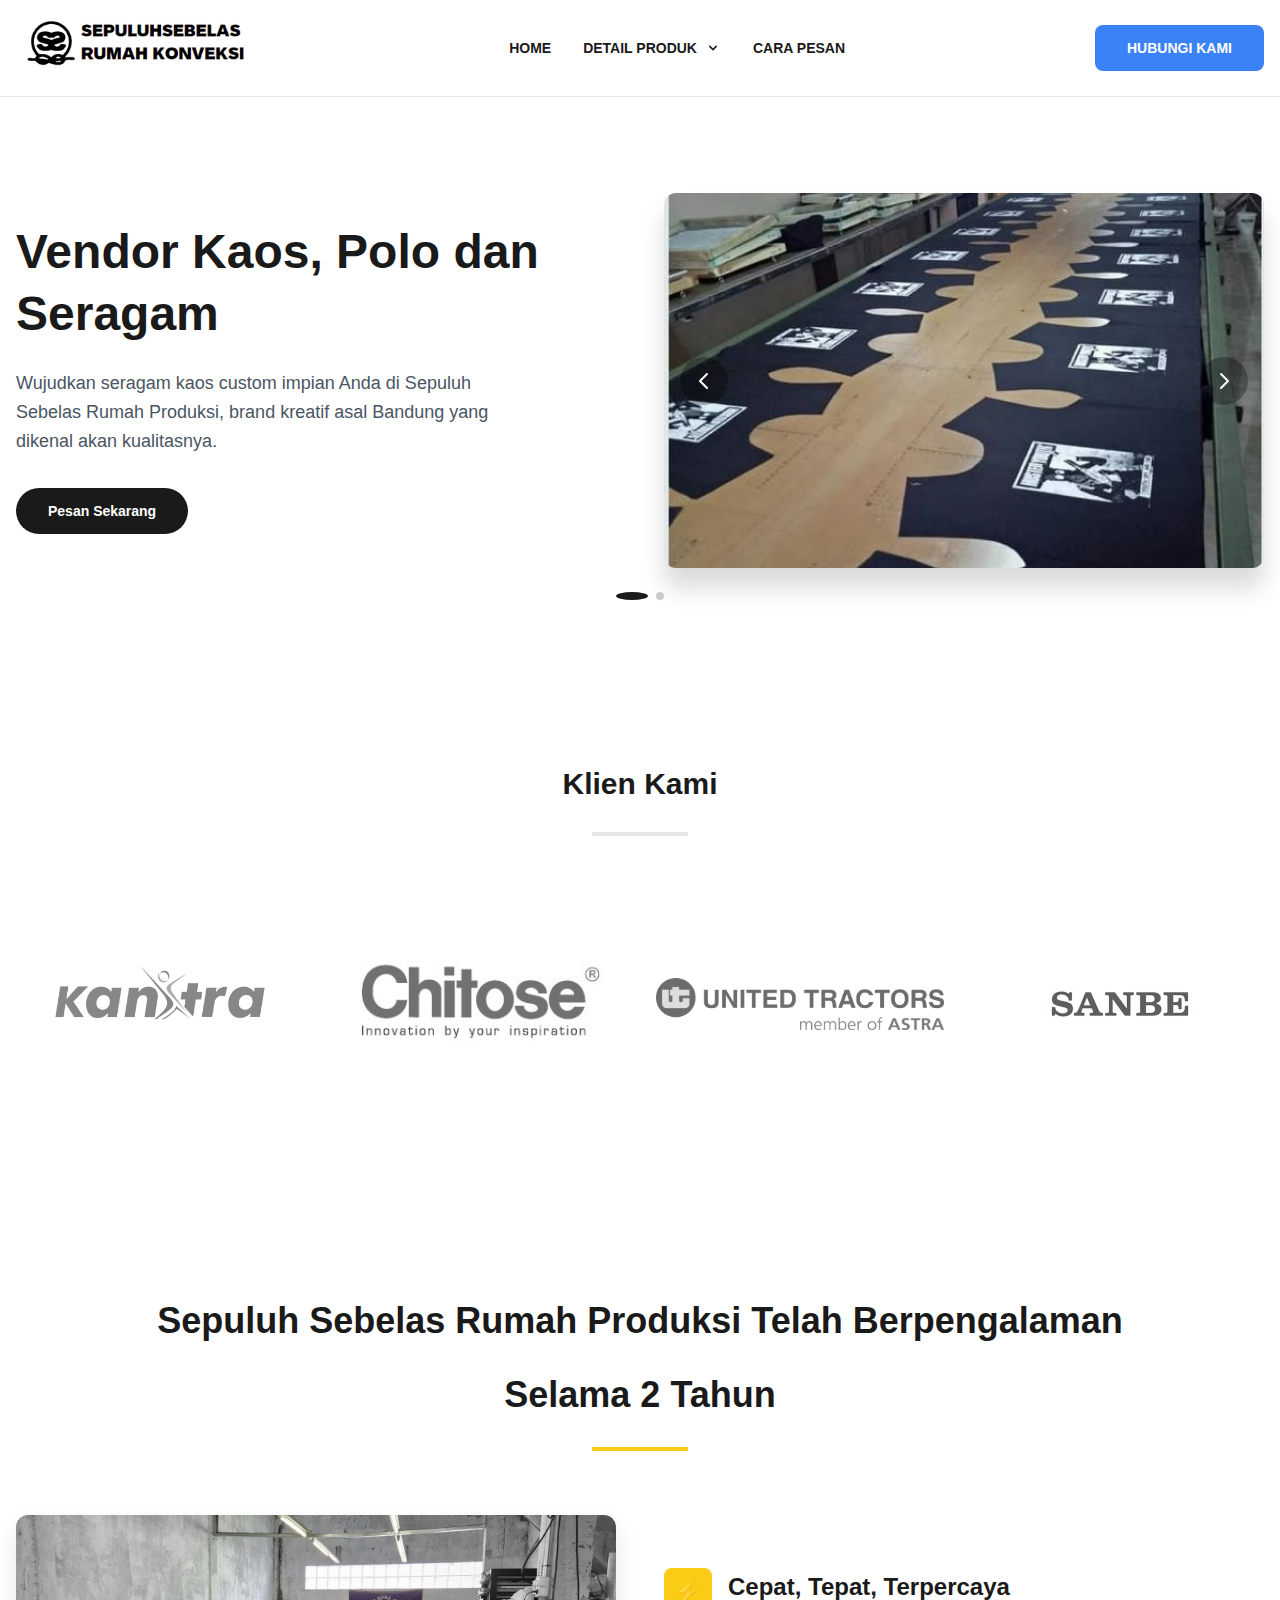
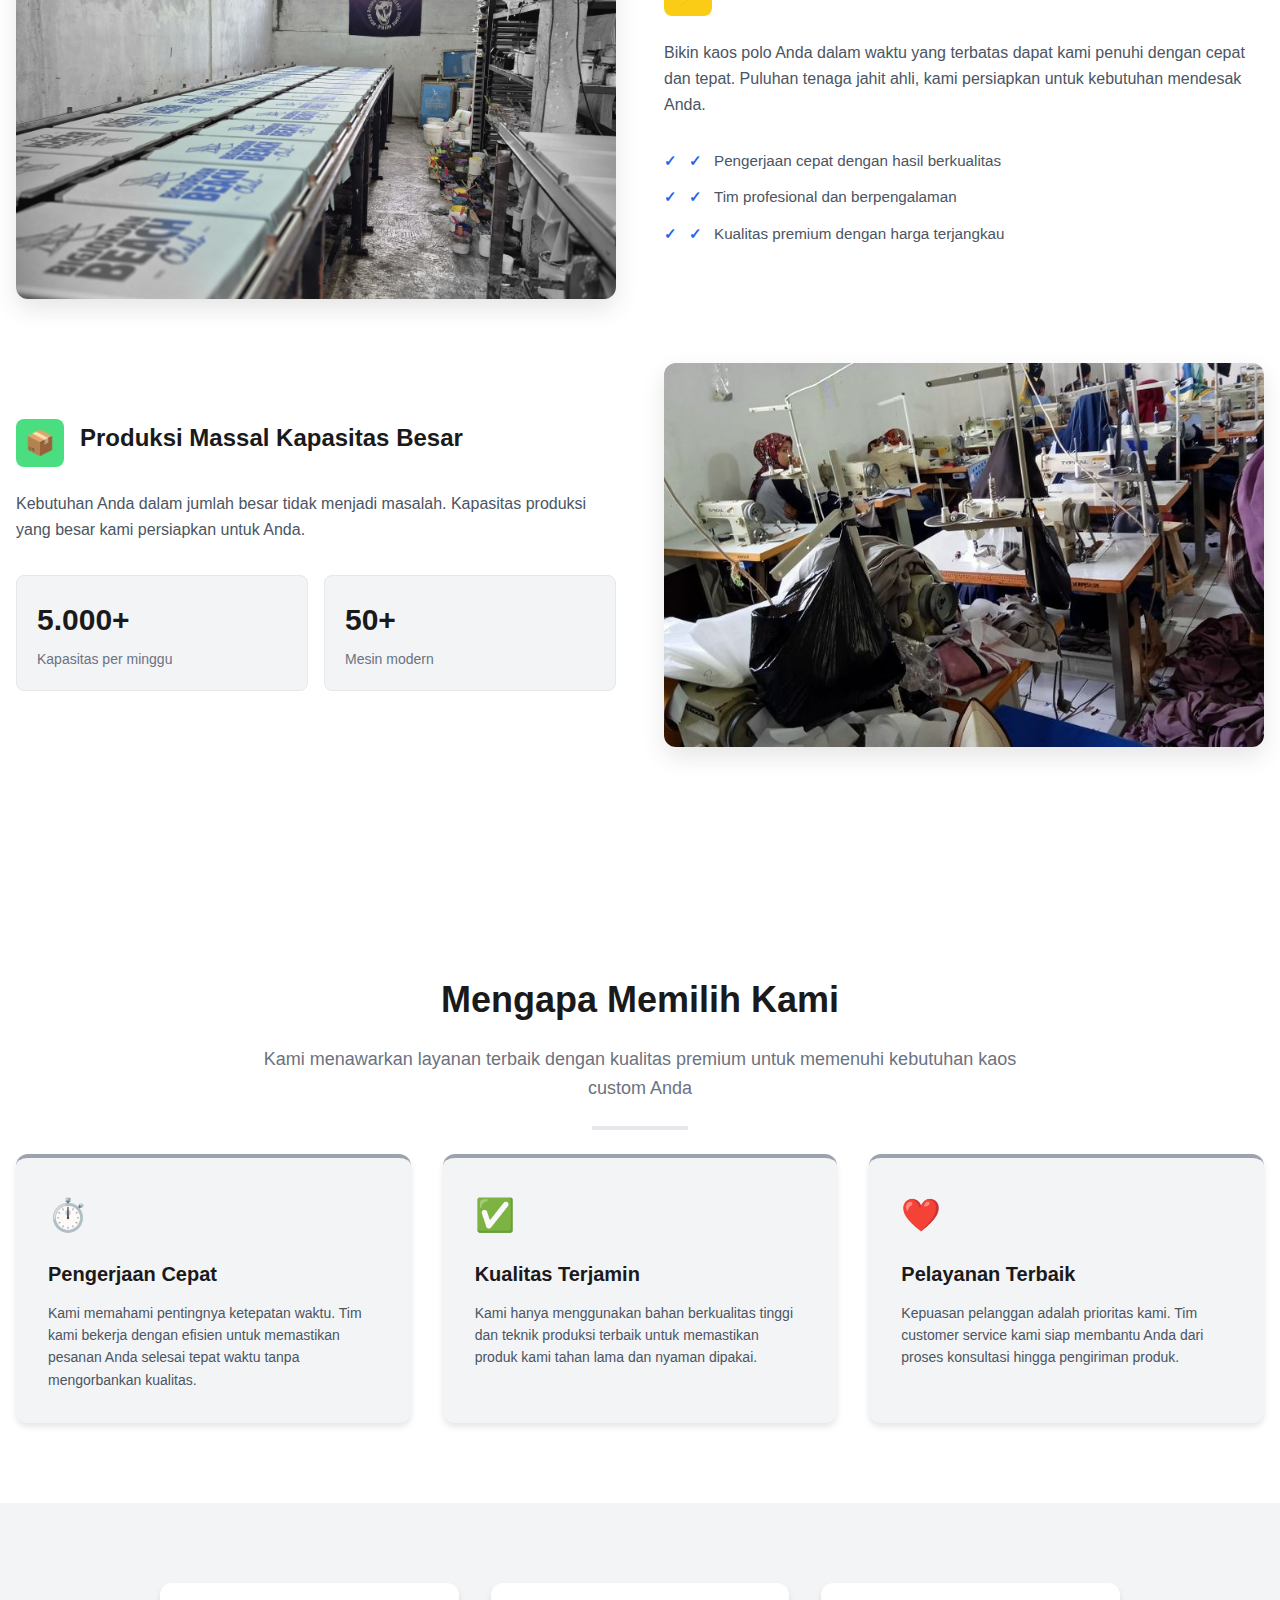
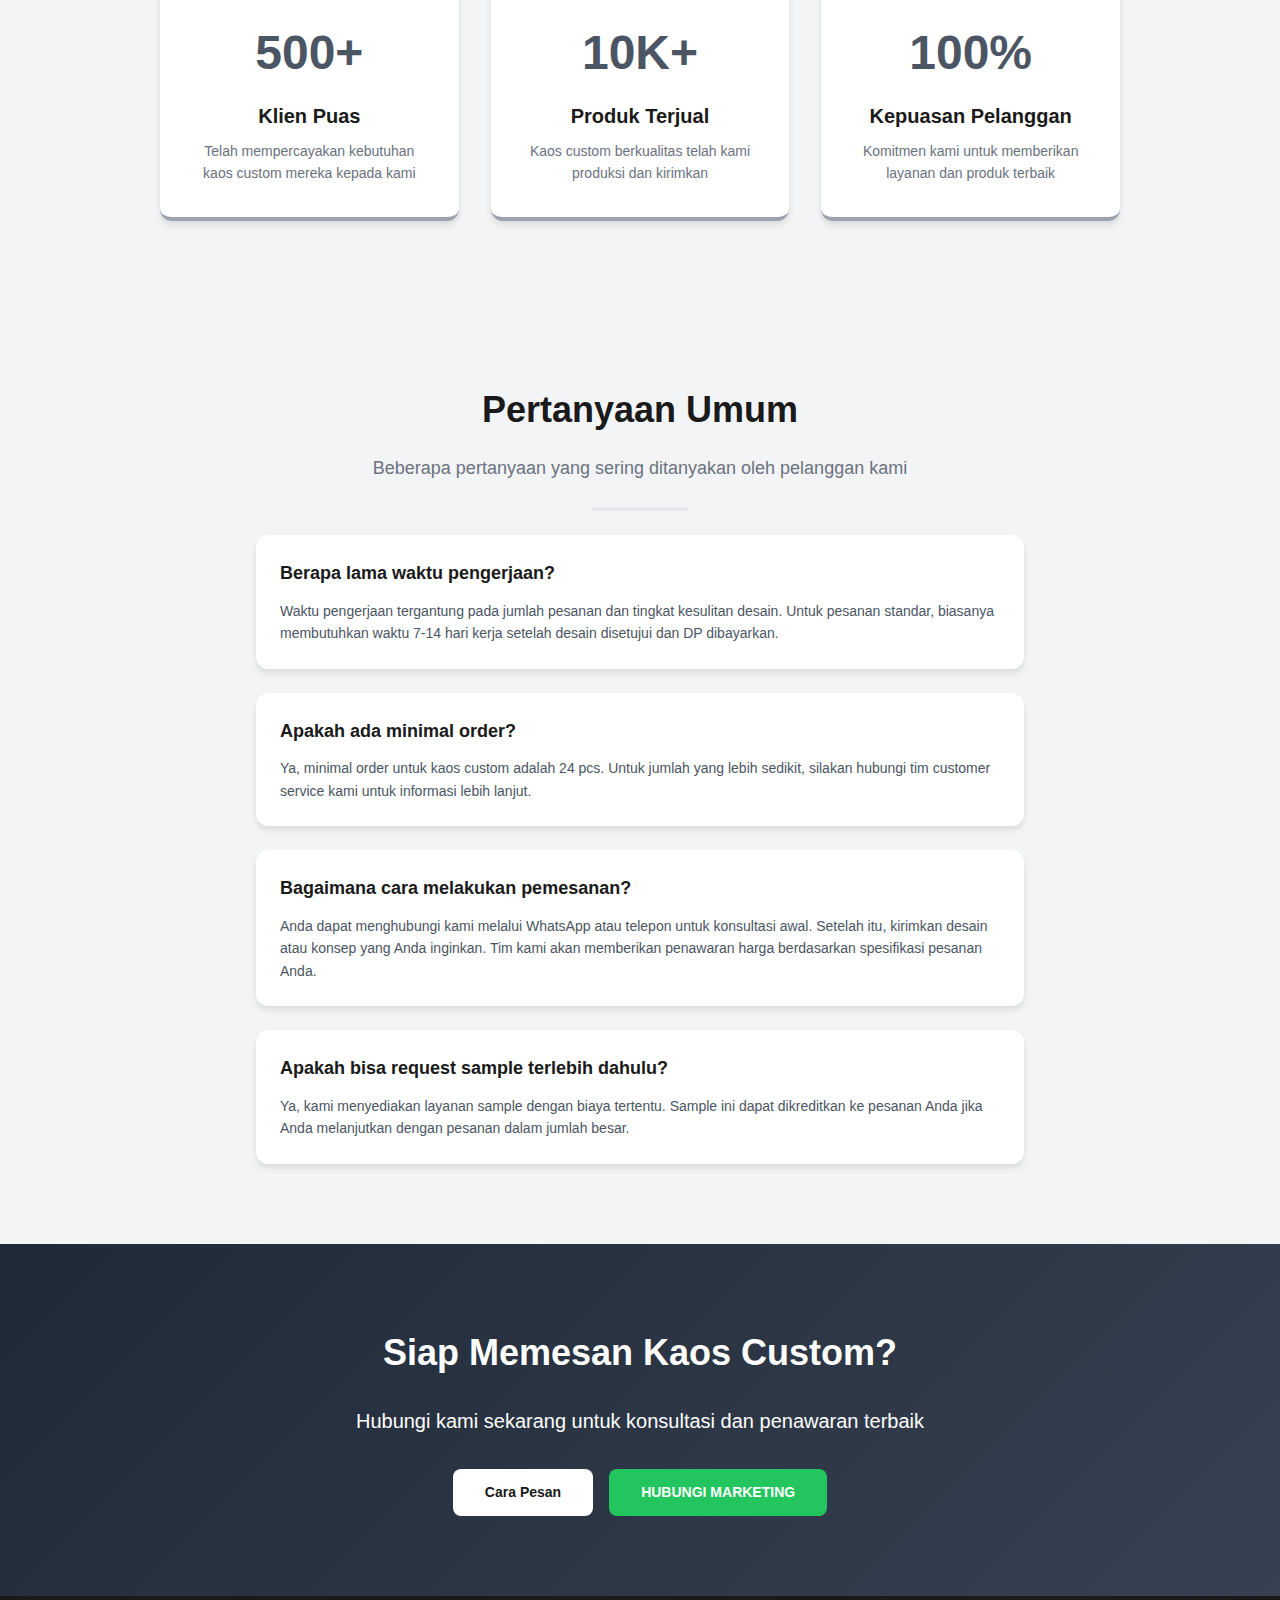
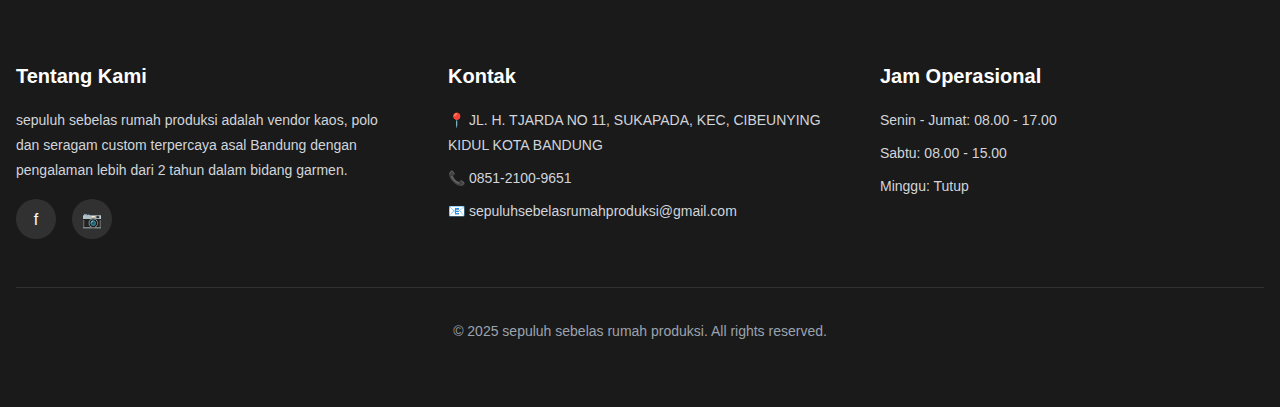
<file: index.html>
<!DOCTYPE html>
<html lang="id">
<head>
    <meta charset="UTF-8">
    <meta name="viewport" content="width=device-width, initial-scale=1.0">
    <title>Sepuluh Sebelas - Vendor Kaos Custom</title>
    <link rel="stylesheet" href="styles.css">
</head>
<body>
    <!-- Header/Navigation -->
    <header class="header sticky">
        <div class="container-max">
            <div class="header-content">
                <div class="logo">
                    <a href="index.html">
                    <img src="public/images/design-mode/logo.jpg" alt="SEPULUHSEBELAS" class="logo-img"></a>
                </div>

                <nav class="nav-desktop">
                    <a href="#" class="nav-link">HOME</a>
                    <div class="dropdown">
                        <button class="nav-link dropdown-btn">
                            DETAIL PRODUK
                            <svg class="dropdown-icon" xmlns="http://www.w3.org/2000/svg" viewBox="0 0 20 20" fill="currentColor">
                                <path fill-rule="evenodd" d="M5.293 7.293a1 1 0 011.414 0L10 10.586l3.293-3.293a1 1 0 111.414 1.414l-4 4a1 1 0 01-1.414 0l-4-4a1 1 0 010-1.414z" clip-rule="evenodd" />
                            </svg>
                        </button>
                        <div class="dropdown-menu">
                            <a href="detail-bahan.html" class="dropdown-item">Bahan Kaos</a>
                            <a href="detail-ukuran.html" class="dropdown-item">Ukuran & Fit</a>
                            <a href="detail-sablon.html" class="dropdown-item">Teknik Sablon</a>
                        </div>
                    </div>
                    <a href="cara-pesan.html" class="nav-link">CARA PESAN</a>
                </nav>

                <div class="header-actions">
                    <a href="faq.html" class="btn btn-primary hidden-mobile">HUBUNGI KAMI</a>
                    <button class="mobile-menu-btn" id="mobileMenuBtn">
                        <svg xmlns="http://www.w3.org/2000/svg" fill="none" viewBox="0 0 24 24" stroke="currentColor">
                            <path stroke-linecap="round" stroke-linejoin="round" stroke-width="2" d="M4 6h16M4 12h16M4 18h16" />
                        </svg>
                    </button>
                </div>
            </div>

            <!-- Mobile Menu -->
            <nav class="nav-mobile" id="mobileMenu">
                <a href="#" class="mobile-nav-link">HOME</a>
                <div class="mobile-dropdown">
                    <div class="mobile-dropdown-title">DETAIL PRODUK</div>
                    <div class="mobile-dropdown-items">
                        <a href="#" class="mobile-nav-link">Bahan Kaos</a>
                        <a href="#" class="mobile-nav-link">Ukuran & Fit</a>
                        <a href="#" class="mobile-nav-link">Teknik Sablon</a>
                    </div>
                </div>
                <a href="#" class="mobile-nav-link">CARA PESAN</a>
                <a href="#" class="btn btn-primary btn-block">HUBUNGI KAMI</a>
            </nav>
        </div>
    </header>

    <!-- Hero Section -->
    <section class="hero">
        <div class="container-max">
            <div class="hero-grid">
                <div class="hero-content">
                    <div class="slide" id="slide0">
                        <h1 class="hero-title">Vendor Kaos, Polo dan Seragam</h1>
                        <p class="hero-description">Wujudkan seragam kaos custom impian Anda di Sepuluh Sebelas Rumah Produksi, brand kreatif asal Bandung yang dikenal akan kualitasnya.</p>
                        <a href="cara-pesan.html" class="btn btn-dark">Pesan Sekarang</a>
                    </div>
                    <div class="slide" id="slide1" style="display: none;">
                        <h1 class="hero-title">Kapasitas Produksi Besar</h1>
                        <p class="hero-description">Mampu memproduksi dalam jumlah besar dengan kualitas terjaga.</p>
                        <a href="cara-pesan.html" class="btn btn-dark">Pesan Sekarang</a>
                    </div>
                </div>

                <div class="hero-slider">
                    <div class="slider-image" id="slider0" style="opacity: 1;">
                        <img src="public/images/design-mode/rumah-produksi.jpg" alt="Rumah Produksi" class="slide-img">
                    </div>
                    <div class="slider-image" id="slider1" style="opacity: 0;">
                        <img src="public/images/design-mode/produksi-besar.jpg" alt="Produksi Besar" class="slide-img">
                    </div>
                    <button class="slider-btn slider-prev" id="sliderPrev">
                        <svg fill="none" stroke="currentColor" viewBox="0 0 24 24">
                            <path stroke-linecap="round" stroke-linejoin="round" stroke-width="2" d="M15 19l-7-7 7-7" />
                        </svg>
                    </button>
                    <button class="slider-btn slider-next" id="sliderNext">
                        <svg fill="none" stroke="currentColor" viewBox="0 0 24 24">
                            <path stroke-linecap="round" stroke-linejoin="round" stroke-width="2" d="M9 5l7 7-7 7" />
                        </svg>
                    </button>
                </div>
            </div>

            <div class="slider-dots">
                <button class="dot active" onclick="goToSlide(0)"></button>
                <button class="dot" onclick="goToSlide(1)"></button>
            </div>
        </div>
    </section>

    <!-- Client Logos -->
    <section class="clients-section">
        <div class="container-max">
            <h2 class="section-title">Klien Kami</h2>
            <div class="underline"></div>
            <div class="clients-grid">
                <div class="client-item">
                    <img src="public/kanitra.jpg" alt="Kanitra Koperasi" class="client-logo">
                </div>
                <div class="client-item">
                    <img src="public/chitose.jpg" alt="Chitose" class="client-logo">
                </div>
                <div class="client-item">
                    <img src="public/ut-logo.png" alt="United Tractors" class="client-logo">
                </div>
                <div class="client-item">
                    <img src="public/sanbe-farma.jpg" alt="PT Sanbe Farma" class="client-logo">
                </div>
            </div>
        </div>
    </section>

    <!-- Experience Section -->
    <section class="experience-section">
        <div class="container-max">
            <div class="experience-header">
                <h2 class="section-title-lg">Sepuluh Sebelas Rumah Produksi Telah Berpengalaman</h2>
                <p class="section-title-lg highlight">Selama 2 Tahun</p>
                <div class="underline-lg"></div>
            </div>

            <!-- Fast Service -->
            <div class="experience-grid">
                <div class="experience-image">
                    <img src="public/images/design-mode/workshop.jpg" alt="Workshop" class="exp-img">
                </div>
                <div class="experience-content">
                    <div class="feature-box">
                        <div class="feature-icon yellow">⚡</div>
                        <h3 class="feature-title">Cepat, Tepat, Terpercaya</h3>
                    </div>
                    <p class="feature-description">Bikin kaos polo Anda dalam waktu yang terbatas dapat kami penuhi dengan cepat dan tepat. Puluhan tenaga jahit ahli, kami persiapkan untuk kebutuhan mendesak Anda.</p>
                    <ul class="feature-list">
                        <li><span class="checkmark">✓</span> Pengerjaan cepat dengan hasil berkualitas</li>
                        <li><span class="checkmark">✓</span> Tim profesional dan berpengalaman</li>
                        <li><span class="checkmark">✓</span> Kualitas premium dengan harga terjangkau</li>
                    </ul>
                </div>
            </div>

            <!-- Mass Production -->
            <div class="experience-grid reversed">
                <div class="experience-content">
                    <div class="feature-box">
                        <div class="feature-icon green">📦</div>
                        <h3 class="feature-title">Produksi Massal Kapasitas Besar</h3>
                    </div>
                    <p class="feature-description">Kebutuhan Anda dalam jumlah besar tidak menjadi masalah. Kapasitas produksi yang besar kami persiapkan untuk Anda.</p>
                    <div class="stats-grid">
                        <div class="stat-box">
                            <div class="stat-number">5.000+</div>
                            <div class="stat-label">Kapasitas per minggu</div>
                        </div>
                        <div class="stat-box">
                            <div class="stat-number">50+</div>
                            <div class="stat-label">Mesin modern</div>
                        </div>
                    </div>
                </div>
                <div class="experience-image">
                    <img src="public/images/design-mode/produksi-masal.jpg" alt="Produksi Massal" class="exp-img">
                </div>
            </div>
        </div>
    </section>

    <!-- Why Choose Us -->
    <section class="why-us-section">
        <div class="container-max">
            <h2 class="section-title-lg">Mengapa Memilih Kami</h2>
            <p class="section-subtitle">Kami menawarkan layanan terbaik dengan kualitas premium untuk memenuhi kebutuhan kaos custom Anda</p>
            <div class="underline"></div>

            <div class="why-us-grid">
                <div class="why-us-card">
                    <div class="card-icon">⏱️</div>
                    <h3>Pengerjaan Cepat</h3>
                    <p>Kami memahami pentingnya ketepatan waktu. Tim kami bekerja dengan efisien untuk memastikan pesanan Anda selesai tepat waktu tanpa mengorbankan kualitas.</p>
                </div>
                <div class="why-us-card">
                    <div class="card-icon">✅</div>
                    <h3>Kualitas Terjamin</h3>
                    <p>Kami hanya menggunakan bahan berkualitas tinggi dan teknik produksi terbaik untuk memastikan produk kami tahan lama dan nyaman dipakai.</p>
                </div>
                <div class="why-us-card">
                    <div class="card-icon">❤️</div>
                    <h3>Pelayanan Terbaik</h3>
                    <p>Kepuasan pelanggan adalah prioritas kami. Tim customer service kami siap membantu Anda dari proses konsultasi hingga pengiriman produk.</p>
                </div>
            </div>
        </div>
    </section>

    <!-- Stats Section -->
    <section class="stats-section">
        <div class="container-max">
            <div class="stats-container">
                <div class="stat-card">
                    <div class="big-number">500+</div>
                    <div class="stat-title">Klien Puas</div>
                    <p class="stat-desc">Telah mempercayakan kebutuhan kaos custom mereka kepada kami</p>
                </div>
                <div class="stat-card">
                    <div class="big-number">10K+</div>
                    <div class="stat-title">Produk Terjual</div>
                    <p class="stat-desc">Kaos custom berkualitas telah kami produksi dan kirimkan</p>
                </div>
                <div class="stat-card">
                    <div class="big-number">100%</div>
                    <div class="stat-title">Kepuasan Pelanggan</div>
                    <p class="stat-desc">Komitmen kami untuk memberikan layanan dan produk terbaik</p>
                </div>
            </div>
        </div>
    </section>

    <!-- FAQ Section -->
    <section class="faq-section">
        <div class="container-max">
            <h2 class="section-title-lg">Pertanyaan Umum</h2>
            <p class="section-subtitle">Beberapa pertanyaan yang sering ditanyakan oleh pelanggan kami</p>
            <div class="underline"></div>

            <div class="faq-container">
                <div class="faq-item">
                    <h3>Berapa lama waktu pengerjaan?</h3>
                    <p>Waktu pengerjaan tergantung pada jumlah pesanan dan tingkat kesulitan desain. Untuk pesanan standar, biasanya membutuhkan waktu 7-14 hari kerja setelah desain disetujui dan DP dibayarkan.</p>
                </div>
                <div class="faq-item">
                    <h3>Apakah ada minimal order?</h3>
                    <p>Ya, minimal order untuk kaos custom adalah 24 pcs. Untuk jumlah yang lebih sedikit, silakan hubungi tim customer service kami untuk informasi lebih lanjut.</p>
                </div>
                <div class="faq-item">
                    <h3>Bagaimana cara melakukan pemesanan?</h3>
                    <p>Anda dapat menghubungi kami melalui WhatsApp atau telepon untuk konsultasi awal. Setelah itu, kirimkan desain atau konsep yang Anda inginkan. Tim kami akan memberikan penawaran harga berdasarkan spesifikasi pesanan Anda.</p>
                </div>
                <div class="faq-item">
                    <h3>Apakah bisa request sample terlebih dahulu?</h3>
                    <p>Ya, kami menyediakan layanan sample dengan biaya tertentu. Sample ini dapat dikreditkan ke pesanan Anda jika Anda melanjutkan dengan pesanan dalam jumlah besar.</p>
                </div>
            </div>
        </div>
    </section>

    <!-- CTA Section -->
    <section class="cta-section">
        <div class="container-max">
            <h2>Siap Memesan Kaos Custom?</h2>
            <p>Hubungi kami sekarang untuk konsultasi dan penawaran terbaik</p>
            <div class="cta-buttons">
                <a href="#" class="btn btn-light">Cara Pesan</a>
                <a href="https://wa.me/6282114984008" target="_blank" class="btn btn-whatsapp">HUBUNGI MARKETING</a>
            </div>
        </div>
    </section>

    <!-- Footer -->
    <footer class="footer">
        <div class="container-max">
            <div class="footer-grid">
                <div class="footer-col">
                    <h3>Tentang Kami</h3>
                    <p>sepuluh sebelas rumah produksi adalah vendor kaos, polo dan seragam custom terpercaya asal Bandung dengan pengalaman lebih dari 2 tahun dalam bidang garmen.</p>
                    <div class="social-links">
                        <a href="#" class="social-icon">f</a>
                        <a href="#" class="social-icon">📷</a>
                    </div>
                </div>
                <div class="footer-col">
                    <h3>Kontak</h3>
                    <p>📍 JL. H. TJARDA NO 11, SUKAPADA, KEC, CIBEUNYING KIDUL KOTA BANDUNG</p>
                    <p>📞 0851-2100-9651</p>
                    <p>📧 sepuluhsebelasrumahproduksi@gmail.com</p>
                </div>
                <div class="footer-col">
                    <h3>Jam Operasional</h3>
                    <p>Senin - Jumat: 08.00 - 17.00</p>
                    <p>Sabtu: 08.00 - 15.00</p>
                    <p>Minggu: Tutup</p>
                </div>
            </div>
            <div class="footer-bottom">
                <p>&copy; 2025 sepuluh sebelas rumah produksi. All rights reserved.</p>
            </div>
        </div>
    </footer>

    <script src="script.js"></script>
</body>
</html>
</file>
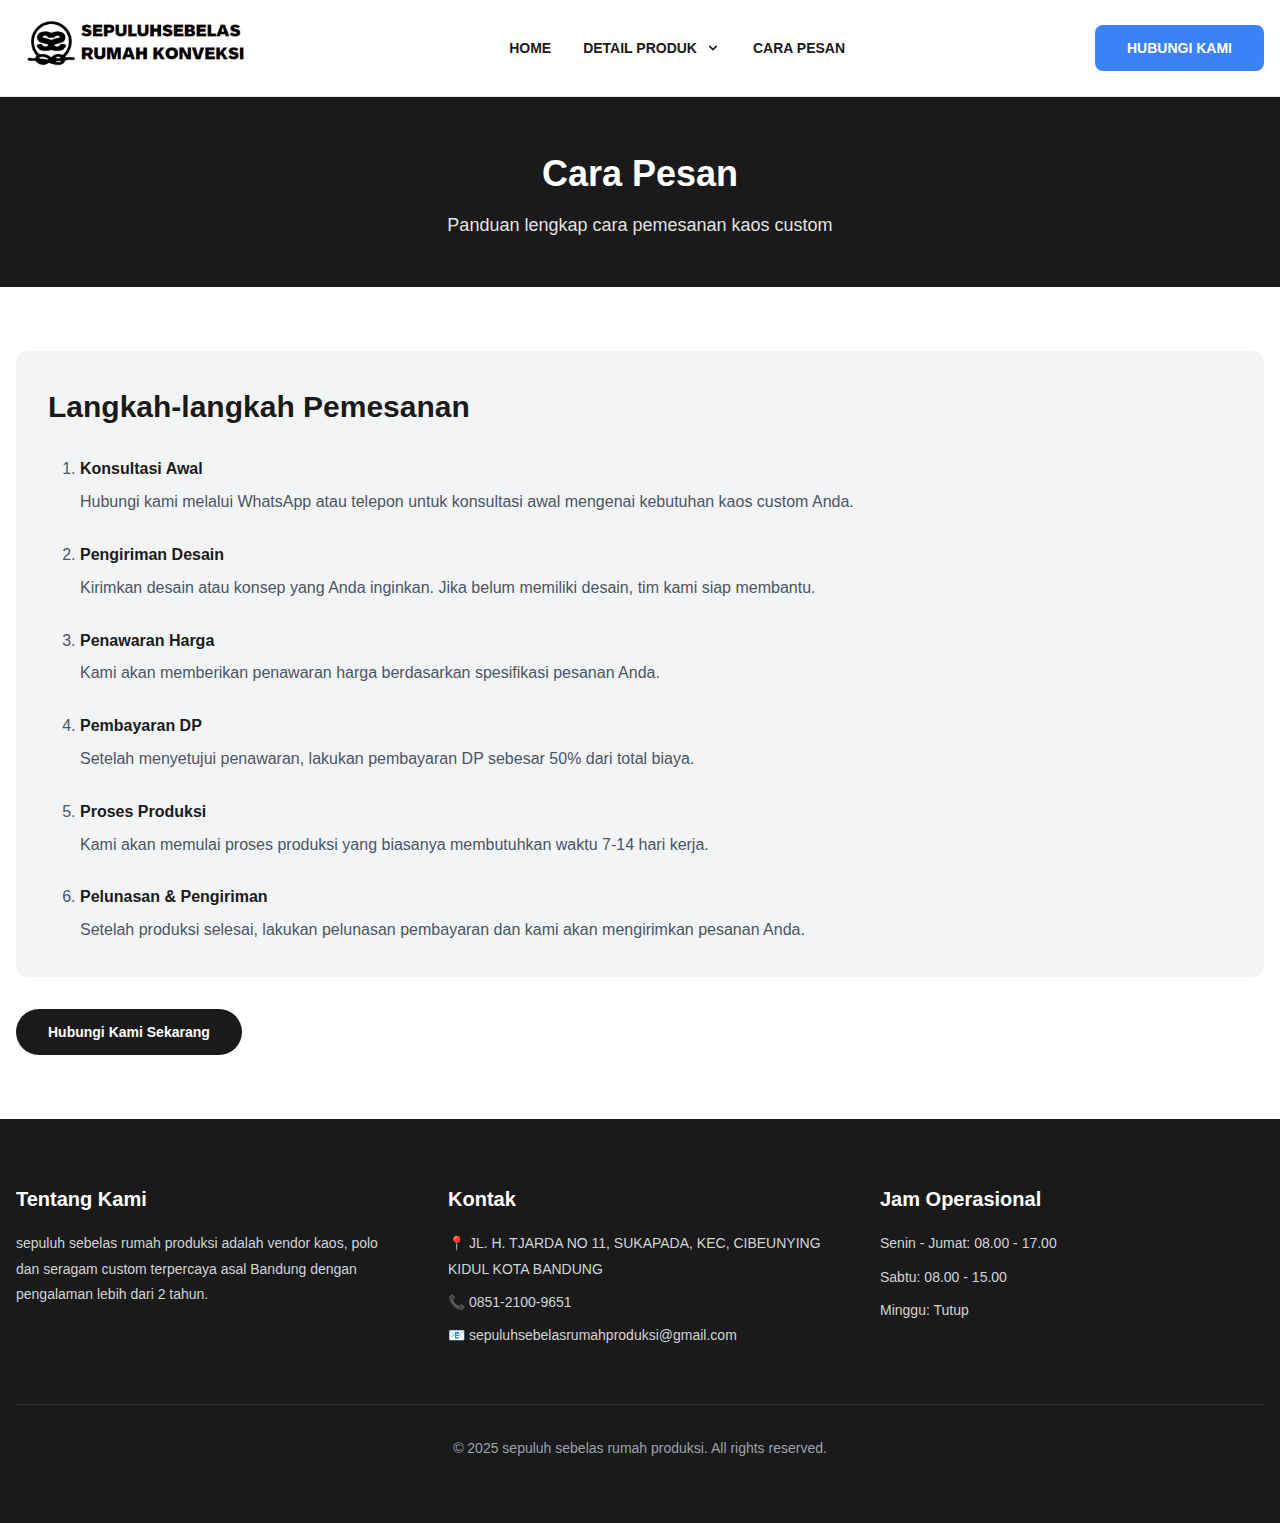
<file: cara-pesan.html>
<!DOCTYPE html>
<html lang="id">
<head>
    <meta charset="UTF-8">
    <meta name="viewport" content="width=device-width, initial-scale=1.0">
    <title>Cara Pesan - Sepuluh Sebelas</title>
    <link rel="stylesheet" href="styles.css">
</head>
<body>
    <header class="header sticky">
        <div class="container-max">
            <div class="header-content">
                <div class="logo">
                    <a href="index.html">
                        <img src="public/images/design-mode/logo.jpg" alt="SEPULUHSEBELAS" class="logo-img">
                    </a>
                </div>
                <nav class="nav-desktop">
                    <a href="index.html" class="nav-link">HOME</a>
                    <div class="dropdown">
                        <button class="nav-link dropdown-btn">DETAIL PRODUK
                            <svg class="dropdown-icon" xmlns="http://www.w3.org/2000/svg" viewBox="0 0 20 20" fill="currentColor">
                                <path fill-rule="evenodd" d="M5.293 7.293a1 1 0 011.414 0L10 10.586l3.293-3.293a1 1 0 111.414 1.414l-4 4a1 1 0 01-1.414 0l-4-4a1 1 0 010-1.414z" clip-rule="evenodd" />
                            </svg>
                        </button>
                        <div class="dropdown-menu">
                            <a href="detail-bahan.html" class="dropdown-item">Bahan Kaos</a>
                            <a href="detail-ukuran.html" class="dropdown-item">Ukuran & Fit</a>
                            <a href="detail-sablon.html" class="dropdown-item">Teknik Sablon</a>
                        </div>
                    </div>
                    <a href="cara-pesan.html" class="nav-link active">CARA PESAN</a>
                </nav>
                <div class="header-actions">
                    <a href="contact.html" class="btn btn-primary hidden-mobile">HUBUNGI KAMI</a>
                    <button class="mobile-menu-btn" id="mobileMenuBtn">
                        <svg xmlns="http://www.w3.org/2000/svg" fill="none" viewBox="0 0 24 24" stroke="currentColor">
                            <path stroke-linecap="round" stroke-linejoin="round" stroke-width="2" d="M4 6h16M4 12h16M4 18h16" />
                        </svg>
                    </button>
                </div>
            </div>
            <nav class="nav-mobile" id="mobileMenu">
                <a href="index.html" class="mobile-nav-link">HOME</a>
                <div class="mobile-dropdown">
                    <div class="mobile-dropdown-title">DETAIL PRODUK</div>
                    <div class="mobile-dropdown-items">
                        <a href="detail-bahan.html" class="mobile-nav-link">Bahan Kaos</a>
                        <a href="detail-ukuran.html" class="mobile-nav-link">Ukuran & Fit</a>
                        <a href="detail-sablon.html" class="mobile-nav-link">Teknik Sablon</a>
                    </div>
                </div>
                <a href="cara-pesan.html" class="mobile-nav-link active">CARA PESAN</a>
                <a href="contact.html" class="btn btn-primary btn-block">HUBUNGI KAMI</a>
            </nav>
        </div>
    </header>

    <main>
        <section class="page-header">
            <div class="container-max">
                <h1>Cara Pesan</h1>
                <p>Panduan lengkap cara pemesanan kaos custom</p>
            </div>
        </section>

        <section class="content-section">
            <div class="container-max">
                <div class="content-box">
                    <h2>Langkah-langkah Pemesanan</h2>
                    <ol class="ordered-list">
                        <li>
                            <strong>Konsultasi Awal</strong>
                            <p>Hubungi kami melalui WhatsApp atau telepon untuk konsultasi awal mengenai kebutuhan kaos custom Anda.</p>
                        </li>
                        <li>
                            <strong>Pengiriman Desain</strong>
                            <p>Kirimkan desain atau konsep yang Anda inginkan. Jika belum memiliki desain, tim kami siap membantu.</p>
                        </li>
                        <li>
                            <strong>Penawaran Harga</strong>
                            <p>Kami akan memberikan penawaran harga berdasarkan spesifikasi pesanan Anda.</p>
                        </li>
                        <li>
                            <strong>Pembayaran DP</strong>
                            <p>Setelah menyetujui penawaran, lakukan pembayaran DP sebesar 50% dari total biaya.</p>
                        </li>
                        <li>
                            <strong>Proses Produksi</strong>
                            <p>Kami akan memulai proses produksi yang biasanya membutuhkan waktu 7-14 hari kerja.</p>
                        </li>
                        <li>
                            <strong>Pelunasan & Pengiriman</strong>
                            <p>Setelah produksi selesai, lakukan pelunasan pembayaran dan kami akan mengirimkan pesanan Anda.</p>
                        </li>
                    </ol>
                </div>
                <div class="text-center mt-20">
                    <a href="contact.html" class="btn btn-dark">Hubungi Kami Sekarang</a>
                </div>
            </div>
        </section>
    </main>

    <footer class="footer">
        <div class="container-max">
            <div class="footer-grid">
                <div class="footer-col">
                    <h3>Tentang Kami</h3>
                    <p>sepuluh sebelas rumah produksi adalah vendor kaos, polo dan seragam custom terpercaya asal Bandung dengan pengalaman lebih dari 2 tahun.</p>
                </div>
                <div class="footer-col">
                    <h3>Kontak</h3>
                    <p>📍 JL. H. TJARDA NO 11, SUKAPADA, KEC, CIBEUNYING KIDUL KOTA BANDUNG</p>
                    <p>📞 0851-2100-9651</p>
                    <p>📧 sepuluhsebelasrumahproduksi@gmail.com</p>
                </div>
                <div class="footer-col">
                    <h3>Jam Operasional</h3>
                    <p>Senin - Jumat: 08.00 - 17.00</p>
                    <p>Sabtu: 08.00 - 15.00</p>
                    <p>Minggu: Tutup</p>
                </div>
            </div>
            <div class="footer-bottom">
                <p>&copy; 2025 sepuluh sebelas rumah produksi. All rights reserved.</p>
            </div>
        </div>
    </footer>

    <script src="script.js"></script>
</body>
</html>
</file>
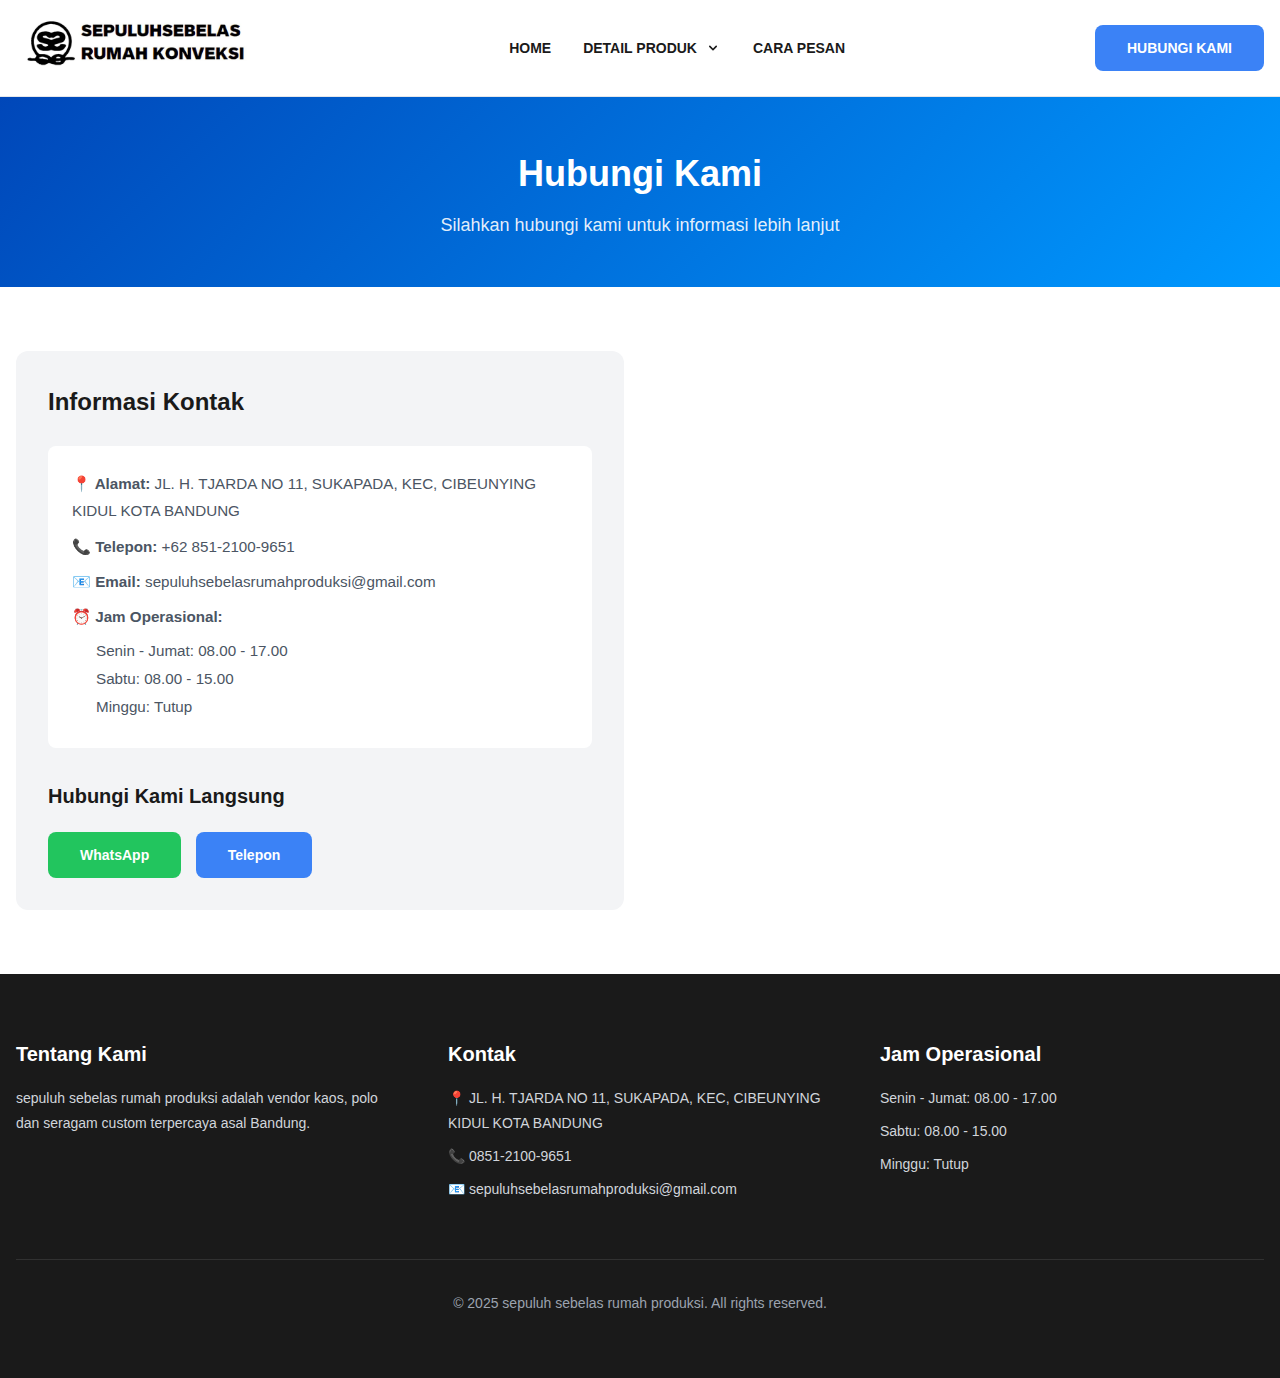
<file: contact.html>
<!DOCTYPE html>
<html lang="id">
<head>
    <meta charset="UTF-8">
    <meta name="viewport" content="width=device-width, initial-scale=1.0">
    <title>Hubungi Kami - Sepuluh Sebelas</title>
    <link rel="stylesheet" href="styles.css">
</head>
<body>
    <header class="header sticky">
        <div class="container-max">
            <div class="header-content">
                <div class="logo">
                    <a href="index.html">
                        <img src="public/images/design-mode/logo.jpg" alt="SEPULUHSEBELAS" class="logo-img">
                    </a>
                </div>
                <nav class="nav-desktop">
                    <a href="index.html" class="nav-link">HOME</a>
                    <div class="dropdown">
                        <button class="nav-link dropdown-btn">DETAIL PRODUK
                            <svg class="dropdown-icon" xmlns="http://www.w3.org/2000/svg" viewBox="0 0 20 20" fill="currentColor">
                                <path fill-rule="evenodd" d="M5.293 7.293a1 1 0 011.414 0L10 10.586l3.293-3.293a1 1 0 111.414 1.414l-4 4a1 1 0 01-1.414 0l-4-4a1 1 0 010-1.414z" clip-rule="evenodd" />
                            </svg>
                        </button>
                        <div class="dropdown-menu">
                            <a href="detail-bahan.html" class="dropdown-item">Bahan Kaos</a>
                            <a href="detail-ukuran.html" class="dropdown-item">Ukuran & Fit</a>
                            <a href="detail-sablon.html" class="dropdown-item">Teknik Sablon</a>
                        </div>
                    </div>
                    <a href="cara-pesan.html" class="nav-link">CARA PESAN</a>
                </nav>
                <div class="header-actions">
                    <a href="contact.html" class="btn btn-primary hidden-mobile active">HUBUNGI KAMI</a>
                    <button class="mobile-menu-btn" id="mobileMenuBtn">
                        <svg xmlns="http://www.w3.org/2000/svg" fill="none" viewBox="0 0 24 24" stroke="currentColor">
                            <path stroke-linecap="round" stroke-linejoin="round" stroke-width="2" d="M4 6h16M4 12h16M4 18h16" />
                        </svg>
                    </button>
                </div>
            </div>
            <nav class="nav-mobile" id="mobileMenu">
                <a href="index.html" class="mobile-nav-link">HOME</a>
                <div class="mobile-dropdown">
                    <div class="mobile-dropdown-title">DETAIL PRODUK</div>
                    <div class="mobile-dropdown-items">
                        <a href="detail-bahan.html" class="mobile-nav-link">Bahan Kaos</a>
                        <a href="detail-ukuran.html" class="mobile-nav-link">Ukuran & Fit</a>
                        <a href="detail-sablon.html" class="mobile-nav-link">Teknik Sablon</a>
                    </div>
                </div>
                <a href="cara-pesan.html" class="mobile-nav-link">CARA PESAN</a>
                <a href="contact.html" class="btn btn-primary btn-block active">HUBUNGI KAMI</a>
            </nav>
        </div>
    </header>

    <main>
        <section class="page-header blue-bg">
            <div class="container-max">
                <h1>Hubungi Kami</h1>
                <p>Silahkan hubungi kami untuk informasi lebih lanjut</p>
            </div>
        </section>

        <section class="content-section">
            <div class="container-max">
                <div class="contact-grid">
                    <div class="contact-info">
                        <h2>Informasi Kontak</h2>
                        <div class="info-box">
                            <p><strong>📍 Alamat:</strong> JL. H. TJARDA NO 11, SUKAPADA, KEC, CIBEUNYING KIDUL KOTA BANDUNG</p>
                            <p><strong>📞 Telepon:</strong> +62 851-2100-9651</p>
                            <p><strong>📧 Email:</strong> sepuluhsebelasrumahproduksi@gmail.com</p>
                            <p><strong>⏰ Jam Operasional:</strong></p>
                            <ul>
                                <li>Senin - Jumat: 08.00 - 17.00</li>
                                <li>Sabtu: 08.00 - 15.00</li>
                                <li>Minggu: Tutup</li>
                            </ul>
                        </div>
                        <h3>Hubungi Kami Langsung</h3>
                        <div style="margin-top: 20px;">
                            <a href="https://wa.me/6282114984008" target="_blank" class="btn btn-whatsapp">WhatsApp</a>
                            <a href="tel:+6282114984008" class="btn btn-primary" style="margin-left: 10px;">Telepon</a>
                        </div>
                    </div>
                </div>
            </div>
        </section>
    </main>

    <footer class="footer">
        <div class="container-max">
            <div class="footer-grid">
                <div class="footer-col">
                    <h3>Tentang Kami</h3>
                    <p>sepuluh sebelas rumah produksi adalah vendor kaos, polo dan seragam custom terpercaya asal Bandung.</p>
                </div>
                <div class="footer-col">
                    <h3>Kontak</h3>
                    <p>📍 JL. H. TJARDA NO 11, SUKAPADA, KEC, CIBEUNYING KIDUL KOTA BANDUNG</p>
                    <p>📞 0851-2100-9651</p>
                    <p>📧 sepuluhsebelasrumahproduksi@gmail.com</p>
                </div>
                <div class="footer-col">
                    <h3>Jam Operasional</h3>
                    <p>Senin - Jumat: 08.00 - 17.00</p>
                    <p>Sabtu: 08.00 - 15.00</p>
                    <p>Minggu: Tutup</p>
                </div>
            </div>
            <div class="footer-bottom">
                <p>&copy; 2025 sepuluh sebelas rumah produksi. All rights reserved.</p>
            </div>
        </div>
    </footer>

    <script src="script.js"></script>
</body>
</html>
</file>
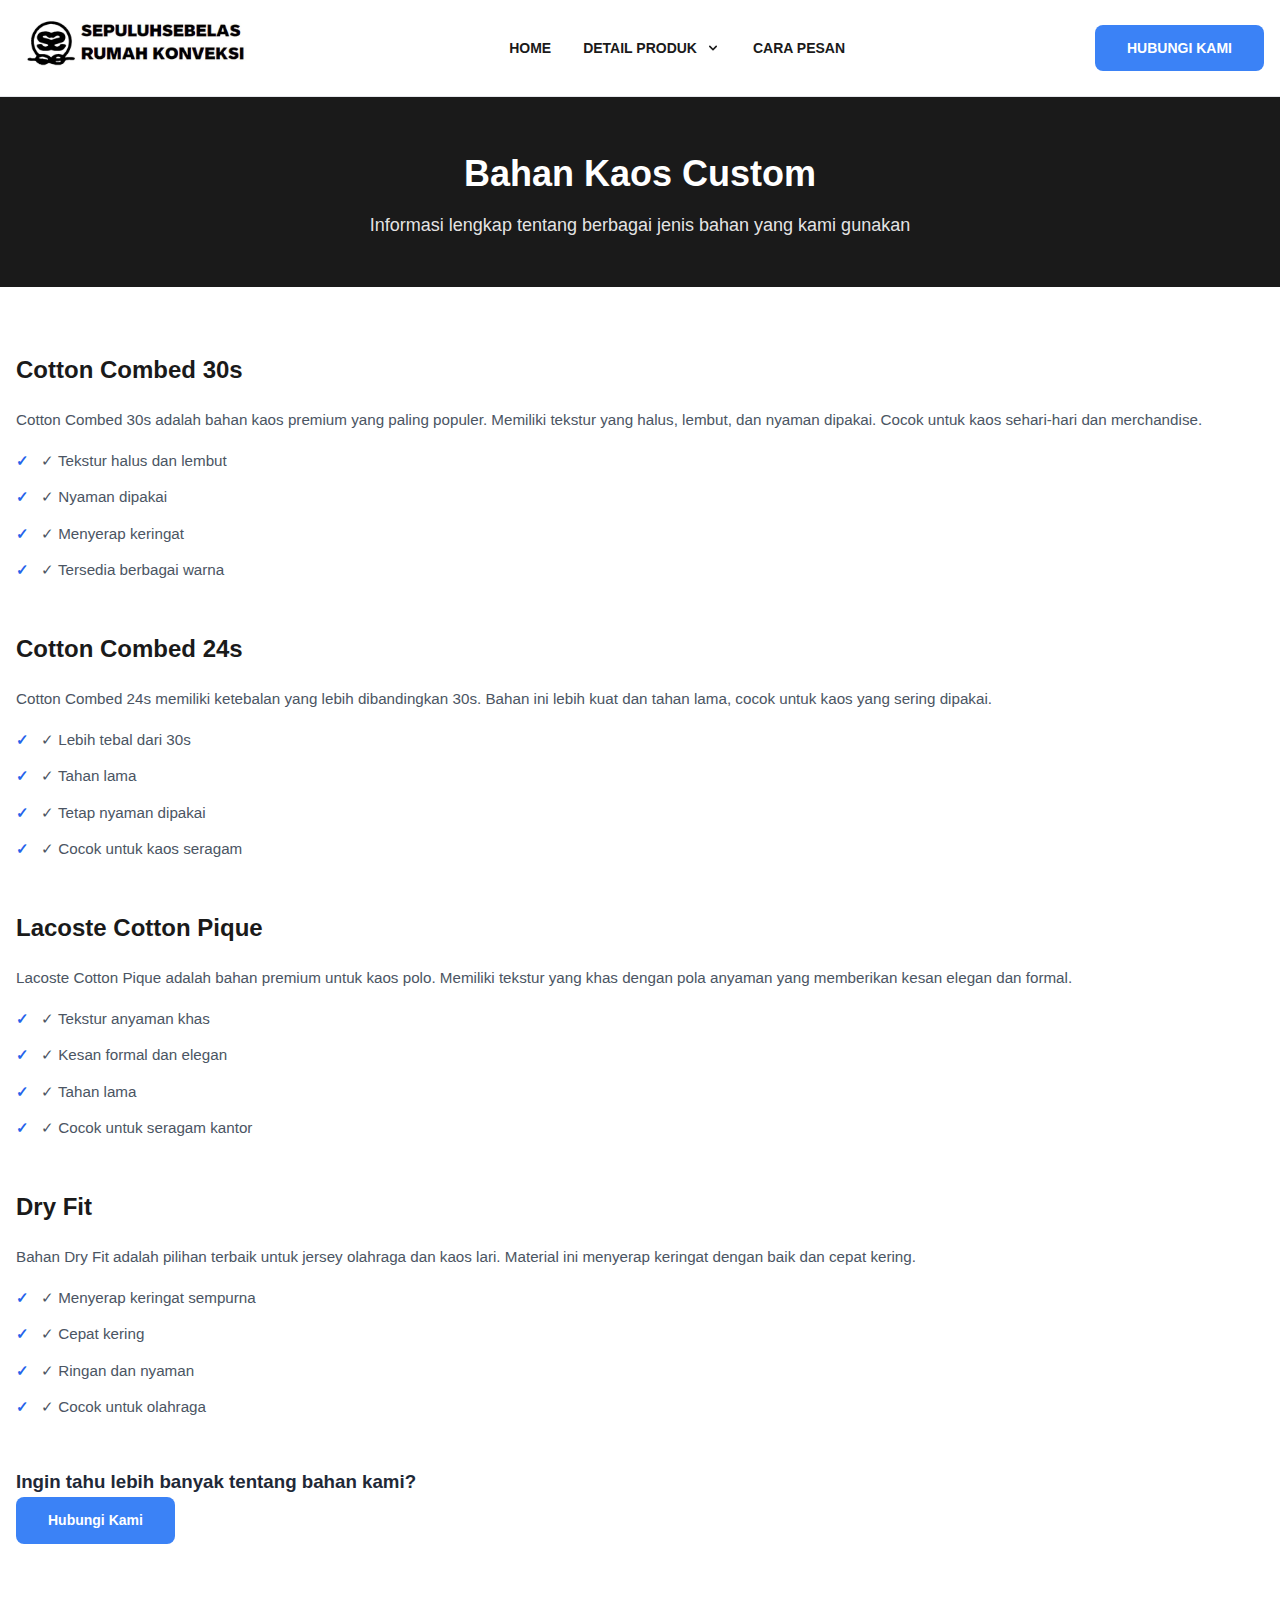
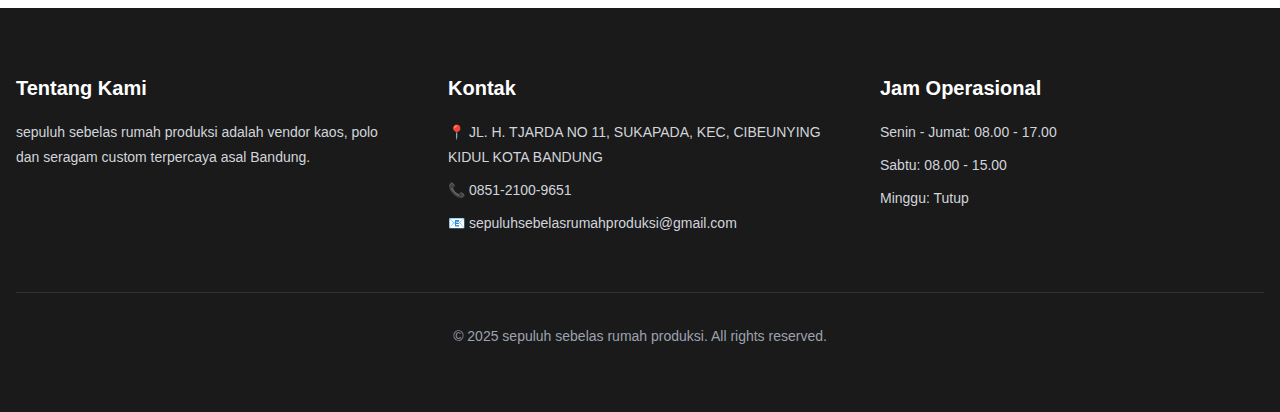
<file: detail-bahan.html>
<!DOCTYPE html>
<html lang="id">
<head>
    <meta charset="UTF-8">
    <meta name="viewport" content="width=device-width, initial-scale=1.0">
    <title>Bahan Kaos - Sepuluh Sebelas</title>
    <link rel="stylesheet" href="styles.css">
</head>
<body>
    <header class="header sticky">
        <div class="container-max">
            <div class="header-content">
                <div class="logo">
                    <a href="index.html">
                        <img src="public/images/design-mode/logo.jpg" alt="SEPULUHSEBELAS" class="logo-img">
                    </a>
                </div>
                <nav class="nav-desktop">
                    <a href="index.html" class="nav-link">HOME</a>
                    <div class="dropdown">
                        <button class="nav-link dropdown-btn">DETAIL PRODUK
                            <svg class="dropdown-icon" xmlns="http://www.w3.org/2000/svg" viewBox="0 0 20 20" fill="currentColor">
                                <path fill-rule="evenodd" d="M5.293 7.293a1 1 0 011.414 0L10 10.586l3.293-3.293a1 1 0 111.414 1.414l-4 4a1 1 0 01-1.414 0l-4-4a1 1 0 010-1.414z" clip-rule="evenodd" />
                            </svg>
                        </button>
                        <div class="dropdown-menu">
                            <a href="detail-bahan.html" class="dropdown-item active">Bahan Kaos</a>
                            <a href="detail-ukuran.html" class="dropdown-item">Ukuran & Fit</a>
                            <a href="detail-sablon.html" class="dropdown-item">Teknik Sablon</a>
                        </div>
                    </div>
                    <a href="cara-pesan.html" class="nav-link">CARA PESAN</a>
                </nav>
                <div class="header-actions">
                    <a href="contact.html" class="btn btn-primary hidden-mobile">HUBUNGI KAMI</a>
                    <button class="mobile-menu-btn" id="mobileMenuBtn">
                        <svg xmlns="http://www.w3.org/2000/svg" fill="none" viewBox="0 0 24 24" stroke="currentColor">
                            <path stroke-linecap="round" stroke-linejoin="round" stroke-width="2" d="M4 6h16M4 12h16M4 18h16" />
                        </svg>
                    </button>
                </div>
            </div>
            <nav class="nav-mobile" id="mobileMenu">
                <a href="index.html" class="mobile-nav-link">HOME</a>
                <div class="mobile-dropdown">
                    <div class="mobile-dropdown-title">DETAIL PRODUK</div>
                    <div class="mobile-dropdown-items">
                        <a href="detail-bahan.html" class="mobile-nav-link active">Bahan Kaos</a>
                        <a href="detail-ukuran.html" class="mobile-nav-link">Ukuran & Fit</a>
                        <a href="detail-sablon.html" class="mobile-nav-link">Teknik Sablon</a>
                    </div>
                </div>
                <a href="cara-pesan.html" class="mobile-nav-link">CARA PESAN</a>
                <a href="contact.html" class="btn btn-primary btn-block">HUBUNGI KAMI</a>
            </nav>
        </div>
    </header>

    <main>
        <section class="page-header">
            <div class="container-max">
                <h1>Bahan Kaos Custom</h1>
                <p>Informasi lengkap tentang berbagai jenis bahan yang kami gunakan</p>
            </div>
        </section>

        <section class="content-section">
            <div class="container-max">
                <div class="detail-item">
                    <h2>Cotton Combed 30s</h2>
                    <p>Cotton Combed 30s adalah bahan kaos premium yang paling populer. Memiliki tekstur yang halus, lembut, dan nyaman dipakai. Cocok untuk kaos sehari-hari dan merchandise.</p>
                    <ul class="feature-list">
                        <li>✓ Tekstur halus dan lembut</li>
                        <li>✓ Nyaman dipakai</li>
                        <li>✓ Menyerap keringat</li>
                        <li>✓ Tersedia berbagai warna</li>
                    </ul>
                </div>

                <div class="detail-item">
                    <h2>Cotton Combed 24s</h2>
                    <p>Cotton Combed 24s memiliki ketebalan yang lebih dibandingkan 30s. Bahan ini lebih kuat dan tahan lama, cocok untuk kaos yang sering dipakai.</p>
                    <ul class="feature-list">
                        <li>✓ Lebih tebal dari 30s</li>
                        <li>✓ Tahan lama</li>
                        <li>✓ Tetap nyaman dipakai</li>
                        <li>✓ Cocok untuk kaos seragam</li>
                    </ul>
                </div>

                <div class="detail-item">
                    <h2>Lacoste Cotton Pique</h2>
                    <p>Lacoste Cotton Pique adalah bahan premium untuk kaos polo. Memiliki tekstur yang khas dengan pola anyaman yang memberikan kesan elegan dan formal.</p>
                    <ul class="feature-list">
                        <li>✓ Tekstur anyaman khas</li>
                        <li>✓ Kesan formal dan elegan</li>
                        <li>✓ Tahan lama</li>
                        <li>✓ Cocok untuk seragam kantor</li>
                    </ul>
                </div>

                <div class="detail-item">
                    <h2>Dry Fit</h2>
                    <p>Bahan Dry Fit adalah pilihan terbaik untuk jersey olahraga dan kaos lari. Material ini menyerap keringat dengan baik dan cepat kering.</p>
                    <ul class="feature-list">
                        <li>✓ Menyerap keringat sempurna</li>
                        <li>✓ Cepat kering</li>
                        <li>✓ Ringan dan nyaman</li>
                        <li>✓ Cocok untuk olahraga</li>
                    </ul>
                </div>

                <div class="text-center mt-20">
                    <h3>Ingin tahu lebih banyak tentang bahan kami?</h3>
                    <a href="contact.html" class="btn btn-primary">Hubungi Kami</a>
                </div>
            </div>
        </section>
    </main>

    <footer class="footer">
        <div class="container-max">
            <div class="footer-grid">
                <div class="footer-col">
                    <h3>Tentang Kami</h3>
                    <p>sepuluh sebelas rumah produksi adalah vendor kaos, polo dan seragam custom terpercaya asal Bandung.</p>
                </div>
                <div class="footer-col">
                    <h3>Kontak</h3>
                    <p>📍 JL. H. TJARDA NO 11, SUKAPADA, KEC, CIBEUNYING KIDUL KOTA BANDUNG</p>
                    <p>📞 0851-2100-9651</p>
                    <p>📧 sepuluhsebelasrumahproduksi@gmail.com</p>
                </div>
                <div class="footer-col">
                    <h3>Jam Operasional</h3>
                    <p>Senin - Jumat: 08.00 - 17.00</p>
                    <p>Sabtu: 08.00 - 15.00</p>
                    <p>Minggu: Tutup</p>
                </div>
            </div>
            <div class="footer-bottom">
                <p>&copy; 2025 sepuluh sebelas rumah produksi. All rights reserved.</p>
            </div>
        </div>
    </footer>

    <script src="script.js"></script>
</body>
</html>
</file>
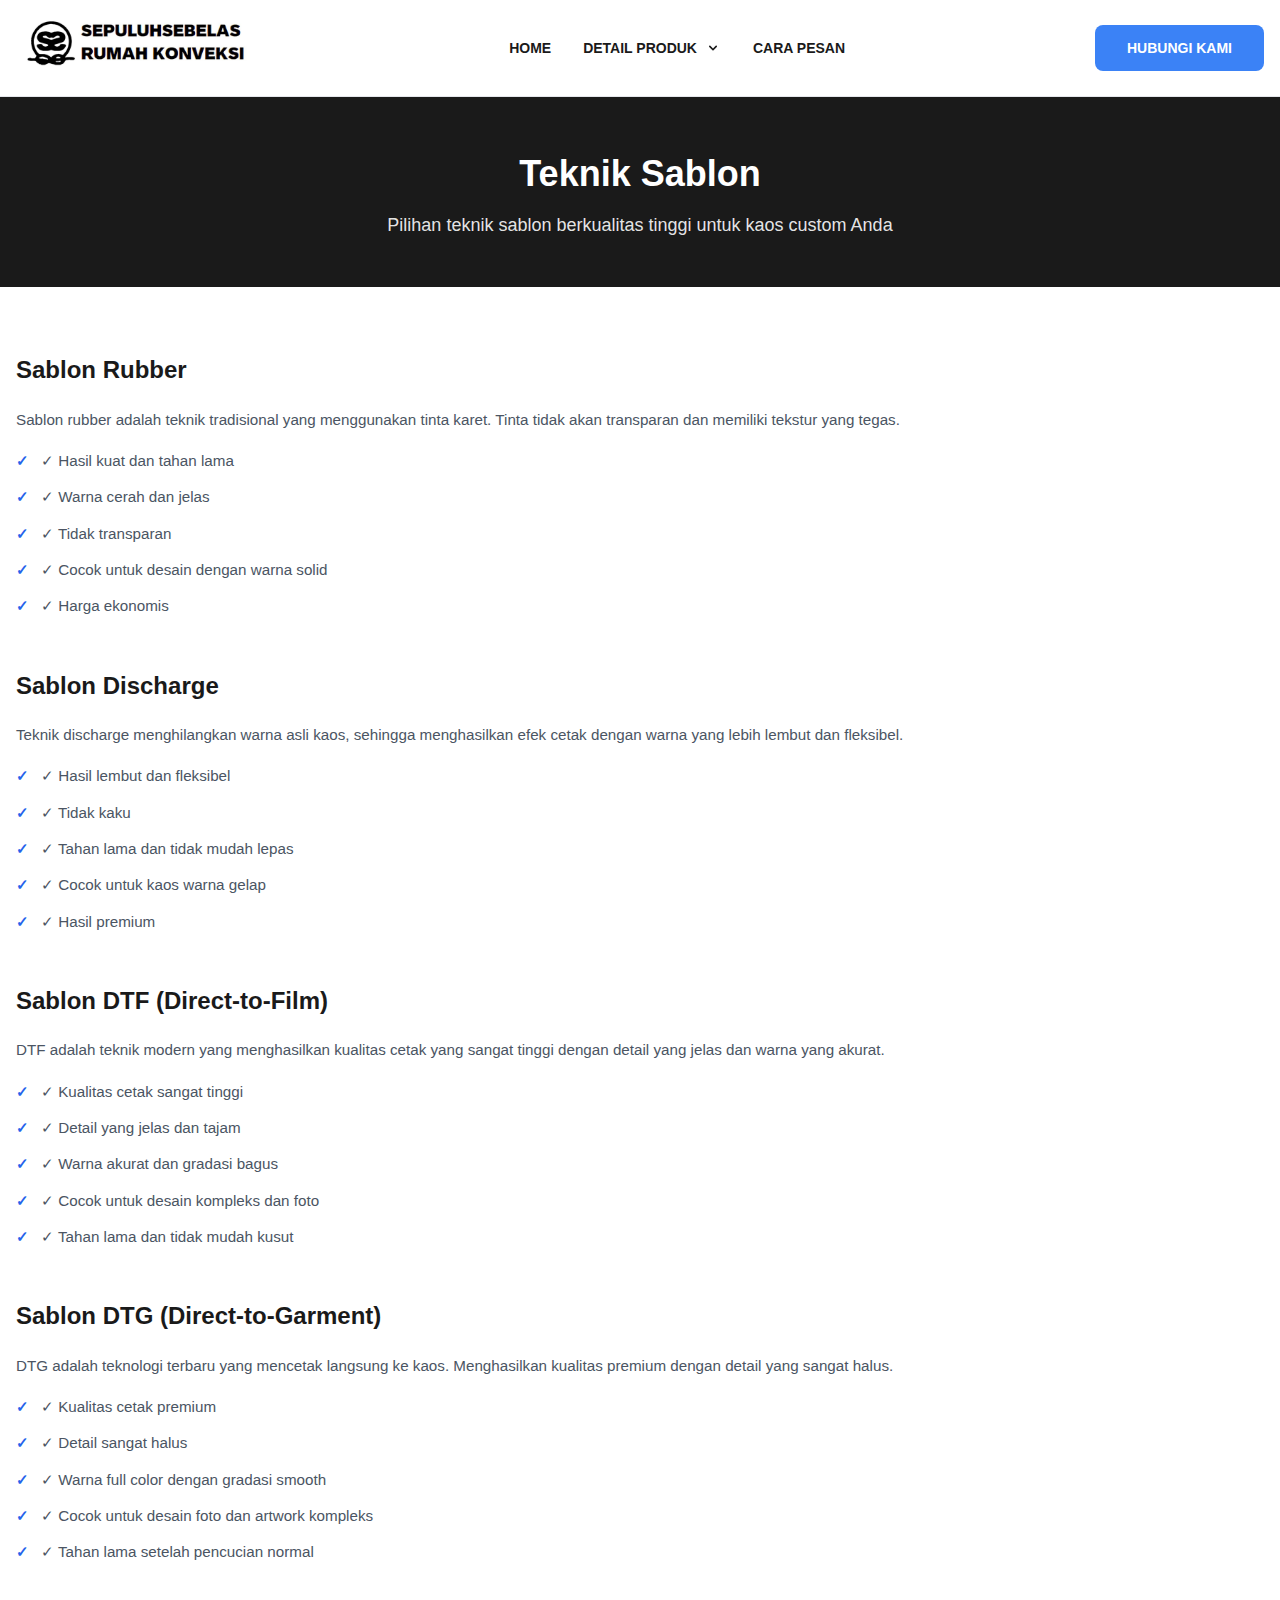
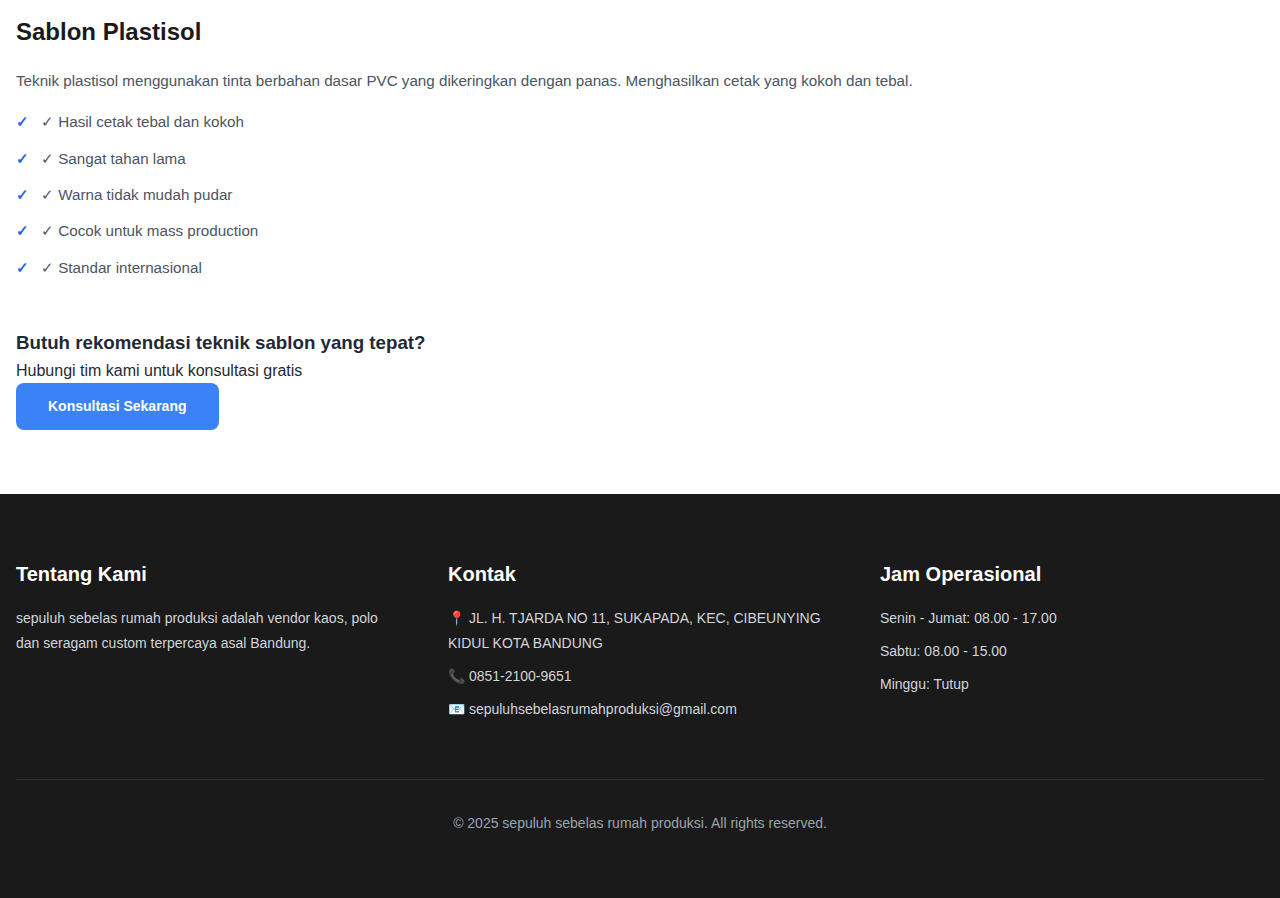
<file: detail-sablon.html>
<!DOCTYPE html>
<html lang="id">
<head>
    <meta charset="UTF-8">
    <meta name="viewport" content="width=device-width, initial-scale=1.0">
    <title>Teknik Sablon - Sepuluh Sebelas</title>
    <link rel="stylesheet" href="styles.css">
</head>
<body>
    <header class="header sticky">
        <div class="container-max">
            <div class="header-content">
                <div class="logo">
                    <a href="index.html">
                        <img src="public/images/design-mode/logo.jpg" alt="SEPULUHSEBELAS" class="logo-img">
                    </a>
                </div>
                <nav class="nav-desktop">
                    <a href="index.html" class="nav-link">HOME</a>
                    <div class="dropdown">
                        <button class="nav-link dropdown-btn">DETAIL PRODUK
                            <svg class="dropdown-icon" xmlns="http://www.w3.org/2000/svg" viewBox="0 0 20 20" fill="currentColor">
                                <path fill-rule="evenodd" d="M5.293 7.293a1 1 0 011.414 0L10 10.586l3.293-3.293a1 1 0 111.414 1.414l-4 4a1 1 0 01-1.414 0l-4-4a1 1 0 010-1.414z" clip-rule="evenodd" />
                            </svg>
                        </button>
                        <div class="dropdown-menu">
                            <a href="detail-bahan.html" class="dropdown-item">Bahan Kaos</a>
                            <a href="detail-ukuran.html" class="dropdown-item">Ukuran & Fit</a>
                            <a href="detail-sablon.html" class="dropdown-item active">Teknik Sablon</a>
                        </div>
                    </div>
                    <a href="cara-pesan.html" class="nav-link">CARA PESAN</a>
                </nav>
                <div class="header-actions">
                    <a href="contact.html" class="btn btn-primary hidden-mobile">HUBUNGI KAMI</a>
                    <button class="mobile-menu-btn" id="mobileMenuBtn">
                        <svg xmlns="http://www.w3.org/2000/svg" fill="none" viewBox="0 0 24 24" stroke="currentColor">
                            <path stroke-linecap="round" stroke-linejoin="round" stroke-width="2" d="M4 6h16M4 12h16M4 18h16" />
                        </svg>
                    </button>
                </div>
            </div>
            <nav class="nav-mobile" id="mobileMenu">
                <a href="index.html" class="mobile-nav-link">HOME</a>
                <div class="mobile-dropdown">
                    <div class="mobile-dropdown-title">DETAIL PRODUK</div>
                    <div class="mobile-dropdown-items">
                        <a href="detail-bahan.html" class="mobile-nav-link">Bahan Kaos</a>
                        <a href="detail-ukuran.html" class="mobile-nav-link">Ukuran & Fit</a>
                        <a href="detail-sablon.html" class="mobile-nav-link active">Teknik Sablon</a>
                    </div>
                </div>
                <a href="cara-pesan.html" class="mobile-nav-link">CARA PESAN</a>
                <a href="contact.html" class="btn btn-primary btn-block">HUBUNGI KAMI</a>
            </nav>
        </div>
    </header>

    <main>
        <section class="page-header">
            <div class="container-max">
                <h1>Teknik Sablon</h1>
                <p>Pilihan teknik sablon berkualitas tinggi untuk kaos custom Anda</p>
            </div>
        </section>

        <section class="content-section">
            <div class="container-max">
                <div class="detail-item">
                    <h2>Sablon Rubber</h2>
                    <p>Sablon rubber adalah teknik tradisional yang menggunakan tinta karet. Tinta tidak akan transparan dan memiliki tekstur yang tegas.</p>
                    <ul class="feature-list">
                        <li>✓ Hasil kuat dan tahan lama</li>
                        <li>✓ Warna cerah dan jelas</li>
                        <li>✓ Tidak transparan</li>
                        <li>✓ Cocok untuk desain dengan warna solid</li>
                        <li>✓ Harga ekonomis</li>
                    </ul>
                </div>

                <div class="detail-item">
                    <h2>Sablon Discharge</h2>
                    <p>Teknik discharge menghilangkan warna asli kaos, sehingga menghasilkan efek cetak dengan warna yang lebih lembut dan fleksibel.</p>
                    <ul class="feature-list">
                        <li>✓ Hasil lembut dan fleksibel</li>
                        <li>✓ Tidak kaku</li>
                        <li>✓ Tahan lama dan tidak mudah lepas</li>
                        <li>✓ Cocok untuk kaos warna gelap</li>
                        <li>✓ Hasil premium</li>
                    </ul>
                </div>

                <div class="detail-item">
                    <h2>Sablon DTF (Direct-to-Film)</h2>
                    <p>DTF adalah teknik modern yang menghasilkan kualitas cetak yang sangat tinggi dengan detail yang jelas dan warna yang akurat.</p>
                    <ul class="feature-list">
                        <li>✓ Kualitas cetak sangat tinggi</li>
                        <li>✓ Detail yang jelas dan tajam</li>
                        <li>✓ Warna akurat dan gradasi bagus</li>
                        <li>✓ Cocok untuk desain kompleks dan foto</li>
                        <li>✓ Tahan lama dan tidak mudah kusut</li>
                    </ul>
                </div>

                <div class="detail-item">
                    <h2>Sablon DTG (Direct-to-Garment)</h2>
                    <p>DTG adalah teknologi terbaru yang mencetak langsung ke kaos. Menghasilkan kualitas premium dengan detail yang sangat halus.</p>
                    <ul class="feature-list">
                        <li>✓ Kualitas cetak premium</li>
                        <li>✓ Detail sangat halus</li>
                        <li>✓ Warna full color dengan gradasi smooth</li>
                        <li>✓ Cocok untuk desain foto dan artwork kompleks</li>
                        <li>✓ Tahan lama setelah pencucian normal</li>
                    </ul>
                </div>

                <div class="detail-item">
                    <h2>Sablon Plastisol</h2>
                    <p>Teknik plastisol menggunakan tinta berbahan dasar PVC yang dikeringkan dengan panas. Menghasilkan cetak yang kokoh dan tebal.</p>
                    <ul class="feature-list">
                        <li>✓ Hasil cetak tebal dan kokoh</li>
                        <li>✓ Sangat tahan lama</li>
                        <li>✓ Warna tidak mudah pudar</li>
                        <li>✓ Cocok untuk mass production</li>
                        <li>✓ Standar internasional</li>
                    </ul>
                </div>

                <div class="text-center mt-20">
                    <h3>Butuh rekomendasi teknik sablon yang tepat?</h3>
                    <p>Hubungi tim kami untuk konsultasi gratis</p>
                    <a href="contact.html" class="btn btn-primary">Konsultasi Sekarang</a>
                </div>
            </div>
        </section>
    </main>

    <footer class="footer">
        <div class="container-max">
            <div class="footer-grid">
                <div class="footer-col">
                    <h3>Tentang Kami</h3>
                    <p>sepuluh sebelas rumah produksi adalah vendor kaos, polo dan seragam custom terpercaya asal Bandung.</p>
                </div>
                <div class="footer-col">
                    <h3>Kontak</h3>
                    <p>📍 JL. H. TJARDA NO 11, SUKAPADA, KEC, CIBEUNYING KIDUL KOTA BANDUNG</p>
                    <p>📞 0851-2100-9651</p>
                    <p>📧 sepuluhsebelasrumahproduksi@gmail.com</p>
                </div>
                <div class="footer-col">
                    <h3>Jam Operasional</h3>
                    <p>Senin - Jumat: 08.00 - 17.00</p>
                    <p>Sabtu: 08.00 - 15.00</p>
                    <p>Minggu: Tutup</p>
                </div>
            </div>
            <div class="footer-bottom">
                <p>&copy; 2025 sepuluh sebelas rumah produksi. All rights reserved.</p>
            </div>
        </div>
    </footer>

    <script src="script.js"></script>
</body>
</html>
</file>
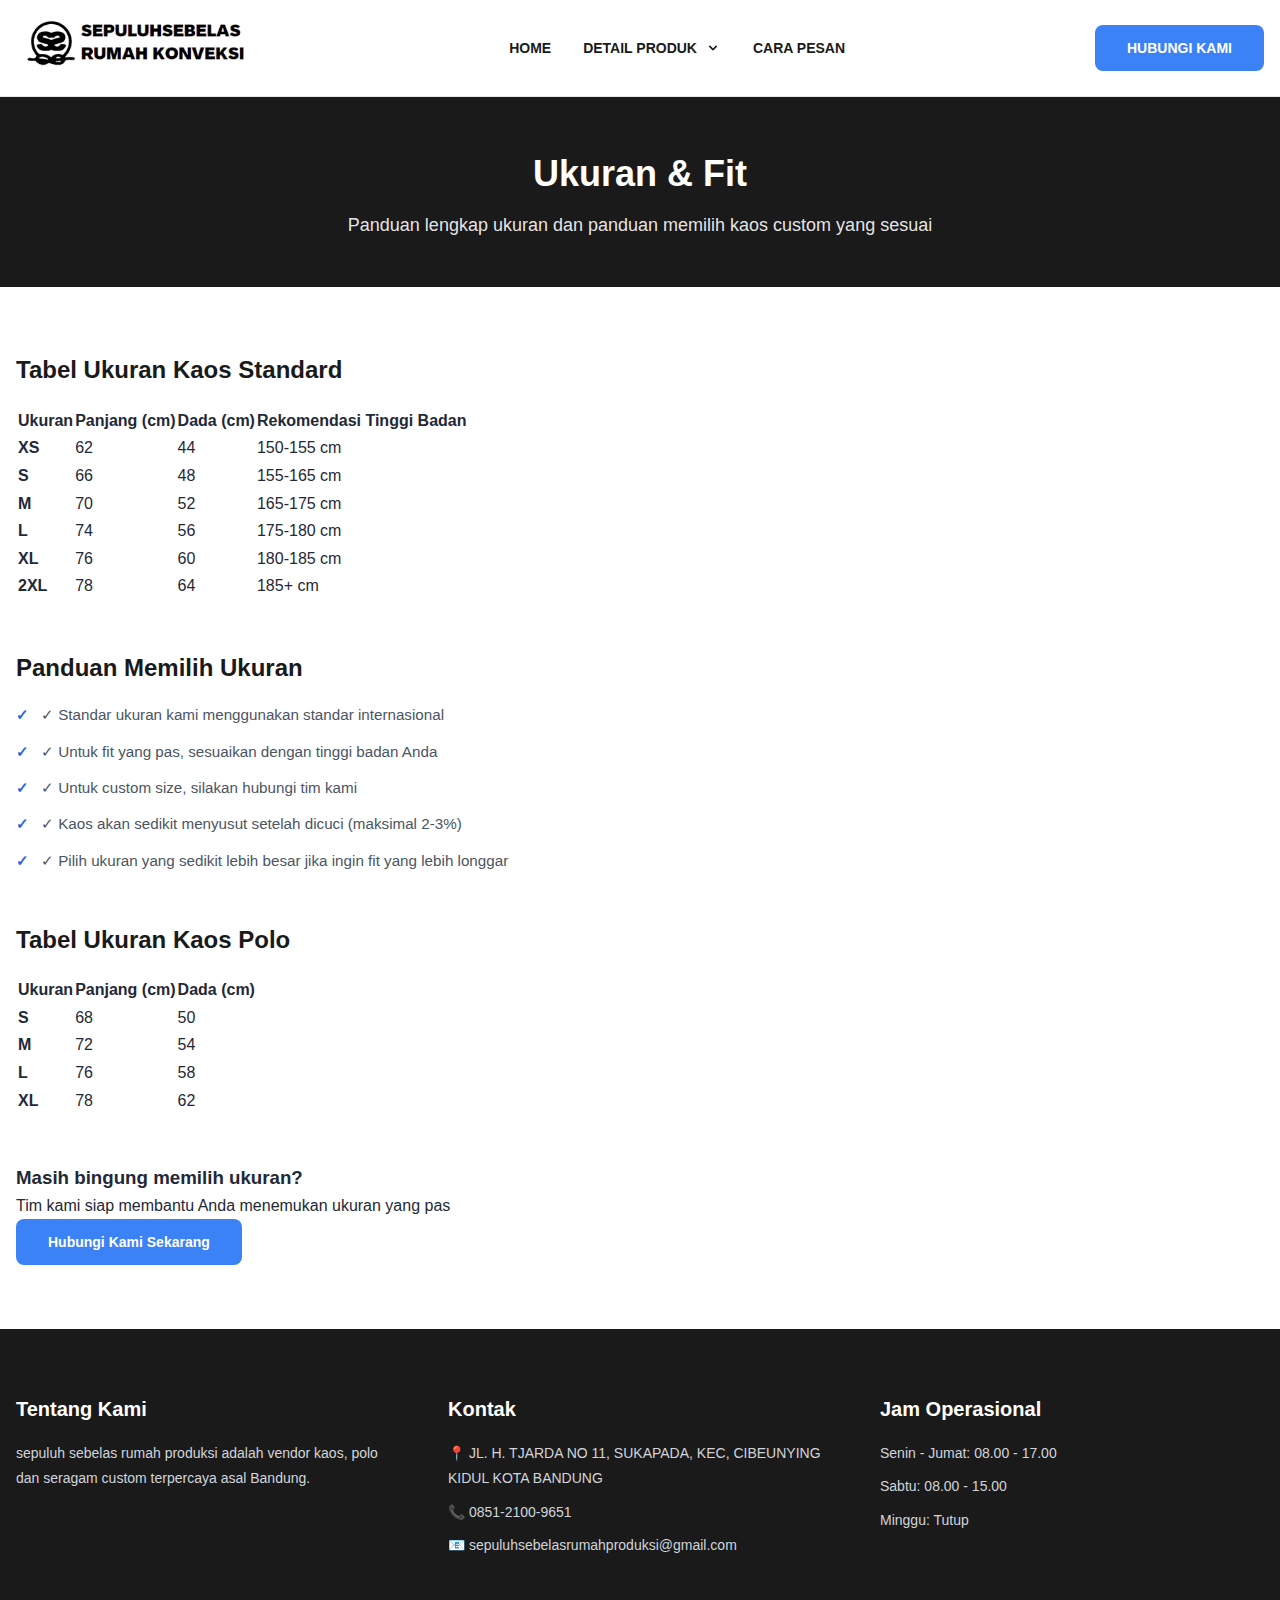
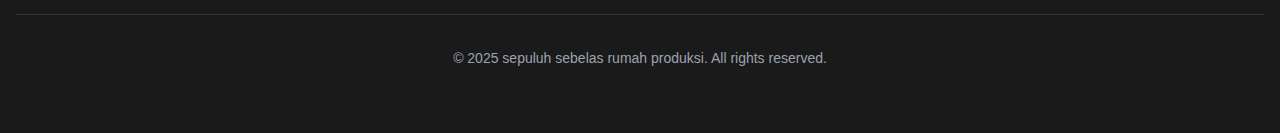
<file: detail-ukuran.html>
<!DOCTYPE html>
<html lang="id">
<head>
    <meta charset="UTF-8">
    <meta name="viewport" content="width=device-width, initial-scale=1.0">
    <title>Ukuran & Fit - Sepuluh Sebelas</title>
    <link rel="stylesheet" href="styles.css">
</head>
<body>
    <header class="header sticky">
        <div class="container-max">
            <div class="header-content">
                <div class="logo">
                    <a href="index.html">
                        <img src="public/images/design-mode/logo.jpg" alt="SEPULUHSEBELAS" class="logo-img">
                    </a>
                </div>
                <nav class="nav-desktop">
                    <a href="index.html" class="nav-link">HOME</a>
                    <div class="dropdown">
                        <button class="nav-link dropdown-btn">DETAIL PRODUK
                            <svg class="dropdown-icon" xmlns="http://www.w3.org/2000/svg" viewBox="0 0 20 20" fill="currentColor">
                                <path fill-rule="evenodd" d="M5.293 7.293a1 1 0 011.414 0L10 10.586l3.293-3.293a1 1 0 111.414 1.414l-4 4a1 1 0 01-1.414 0l-4-4a1 1 0 010-1.414z" clip-rule="evenodd" />
                            </svg>
                        </button>
                        <div class="dropdown-menu">
                            <a href="detail-bahan.html" class="dropdown-item">Bahan Kaos</a>
                            <a href="detail-ukuran.html" class="dropdown-item active">Ukuran & Fit</a>
                            <a href="detail-sablon.html" class="dropdown-item">Teknik Sablon</a>
                        </div>
                    </div>
                    <a href="cara-pesan.html" class="nav-link">CARA PESAN</a>
                </nav>
                <div class="header-actions">
                    <a href="contact.html" class="btn btn-primary hidden-mobile">HUBUNGI KAMI</a>
                    <button class="mobile-menu-btn" id="mobileMenuBtn">
                        <svg xmlns="http://www.w3.org/2000/svg" fill="none" viewBox="0 0 24 24" stroke="currentColor">
                            <path stroke-linecap="round" stroke-linejoin="round" stroke-width="2" d="M4 6h16M4 12h16M4 18h16" />
                        </svg>
                    </button>
                </div>
            </div>
            <nav class="nav-mobile" id="mobileMenu">
                <a href="index.html" class="mobile-nav-link">HOME</a>
                <div class="mobile-dropdown">
                    <div class="mobile-dropdown-title">DETAIL PRODUK</div>
                    <div class="mobile-dropdown-items">
                        <a href="detail-bahan.html" class="mobile-nav-link">Bahan Kaos</a>
                        <a href="detail-ukuran.html" class="mobile-nav-link active">Ukuran & Fit</a>
                        <a href="detail-sablon.html" class="mobile-nav-link">Teknik Sablon</a>
                    </div>
                </div>
                <a href="cara-pesan.html" class="mobile-nav-link">CARA PESAN</a>
                <a href="contact.html" class="btn btn-primary btn-block">HUBUNGI KAMI</a>
            </nav>
        </div>
    </header>

    <main>
        <section class="page-header">
            <div class="container-max">
                <h1>Ukuran & Fit</h1>
                <p>Panduan lengkap ukuran dan panduan memilih kaos custom yang sesuai</p>
            </div>
        </section>

        <section class="content-section">
            <div class="container-max">
                <div class="detail-item">
                    <h2>Tabel Ukuran Kaos Standard</h2>
                    <div class="table-responsive">
                        <table class="size-table">
                            <thead>
                                <tr>
                                    <th>Ukuran</th>
                                    <th>Panjang (cm)</th>
                                    <th>Dada (cm)</th>
                                    <th>Rekomendasi Tinggi Badan</th>
                                </tr>
                            </thead>
                            <tbody>
                                <tr>
                                    <td><strong>XS</strong></td>
                                    <td>62</td>
                                    <td>44</td>
                                    <td>150-155 cm</td>
                                </tr>
                                <tr>
                                    <td><strong>S</strong></td>
                                    <td>66</td>
                                    <td>48</td>
                                    <td>155-165 cm</td>
                                </tr>
                                <tr>
                                    <td><strong>M</strong></td>
                                    <td>70</td>
                                    <td>52</td>
                                    <td>165-175 cm</td>
                                </tr>
                                <tr>
                                    <td><strong>L</strong></td>
                                    <td>74</td>
                                    <td>56</td>
                                    <td>175-180 cm</td>
                                </tr>
                                <tr>
                                    <td><strong>XL</strong></td>
                                    <td>76</td>
                                    <td>60</td>
                                    <td>180-185 cm</td>
                                </tr>
                                <tr>
                                    <td><strong>2XL</strong></td>
                                    <td>78</td>
                                    <td>64</td>
                                    <td>185+ cm</td>
                                </tr>
                            </tbody>
                        </table>
                    </div>
                </div>

                <div class="detail-item">
                    <h2>Panduan Memilih Ukuran</h2>
                    <ul class="feature-list">
                        <li>✓ Standar ukuran kami menggunakan standar internasional</li>
                        <li>✓ Untuk fit yang pas, sesuaikan dengan tinggi badan Anda</li>
                        <li>✓ Untuk custom size, silakan hubungi tim kami</li>
                        <li>✓ Kaos akan sedikit menyusut setelah dicuci (maksimal 2-3%)</li>
                        <li>✓ Pilih ukuran yang sedikit lebih besar jika ingin fit yang lebih longgar</li>
                    </ul>
                </div>

                <div class="detail-item">
                    <h2>Tabel Ukuran Kaos Polo</h2>
                    <div class="table-responsive">
                        <table class="size-table">
                            <thead>
                                <tr>
                                    <th>Ukuran</th>
                                    <th>Panjang (cm)</th>
                                    <th>Dada (cm)</th>
                                </tr>
                            </thead>
                            <tbody>
                                <tr>
                                    <td><strong>S</strong></td>
                                    <td>68</td>
                                    <td>50</td>
                                </tr>
                                <tr>
                                    <td><strong>M</strong></td>
                                    <td>72</td>
                                    <td>54</td>
                                </tr>
                                <tr>
                                    <td><strong>L</strong></td>
                                    <td>76</td>
                                    <td>58</td>
                                </tr>
                                <tr>
                                    <td><strong>XL</strong></td>
                                    <td>78</td>
                                    <td>62</td>
                                </tr>
                            </tbody>
                        </table>
                    </div>
                </div>

                <div class="text-center mt-20">
                    <h3>Masih bingung memilih ukuran?</h3>
                    <p>Tim kami siap membantu Anda menemukan ukuran yang pas</p>
                    <a href="contact.html" class="btn btn-primary">Hubungi Kami Sekarang</a>
                </div>
            </div>
        </section>
    </main>

    <footer class="footer">
        <div class="container-max">
            <div class="footer-grid">
                <div class="footer-col">
                    <h3>Tentang Kami</h3>
                    <p>sepuluh sebelas rumah produksi adalah vendor kaos, polo dan seragam custom terpercaya asal Bandung.</p>
                </div>
                <div class="footer-col">
                    <h3>Kontak</h3>
                    <p>📍 JL. H. TJARDA NO 11, SUKAPADA, KEC, CIBEUNYING KIDUL KOTA BANDUNG</p>
                    <p>📞 0851-2100-9651</p>
                    <p>📧 sepuluhsebelasrumahproduksi@gmail.com</p>
                </div>
                <div class="footer-col">
                    <h3>Jam Operasional</h3>
                    <p>Senin - Jumat: 08.00 - 17.00</p>
                    <p>Sabtu: 08.00 - 15.00</p>
                    <p>Minggu: Tutup</p>
                </div>
            </div>
            <div class="footer-bottom">
                <p>&copy; 2025 sepuluh sebelas rumah produksi. All rights reserved.</p>
            </div>
        </div>
    </footer>

    <script src="script.js"></script>
</body>
</html>
</file>
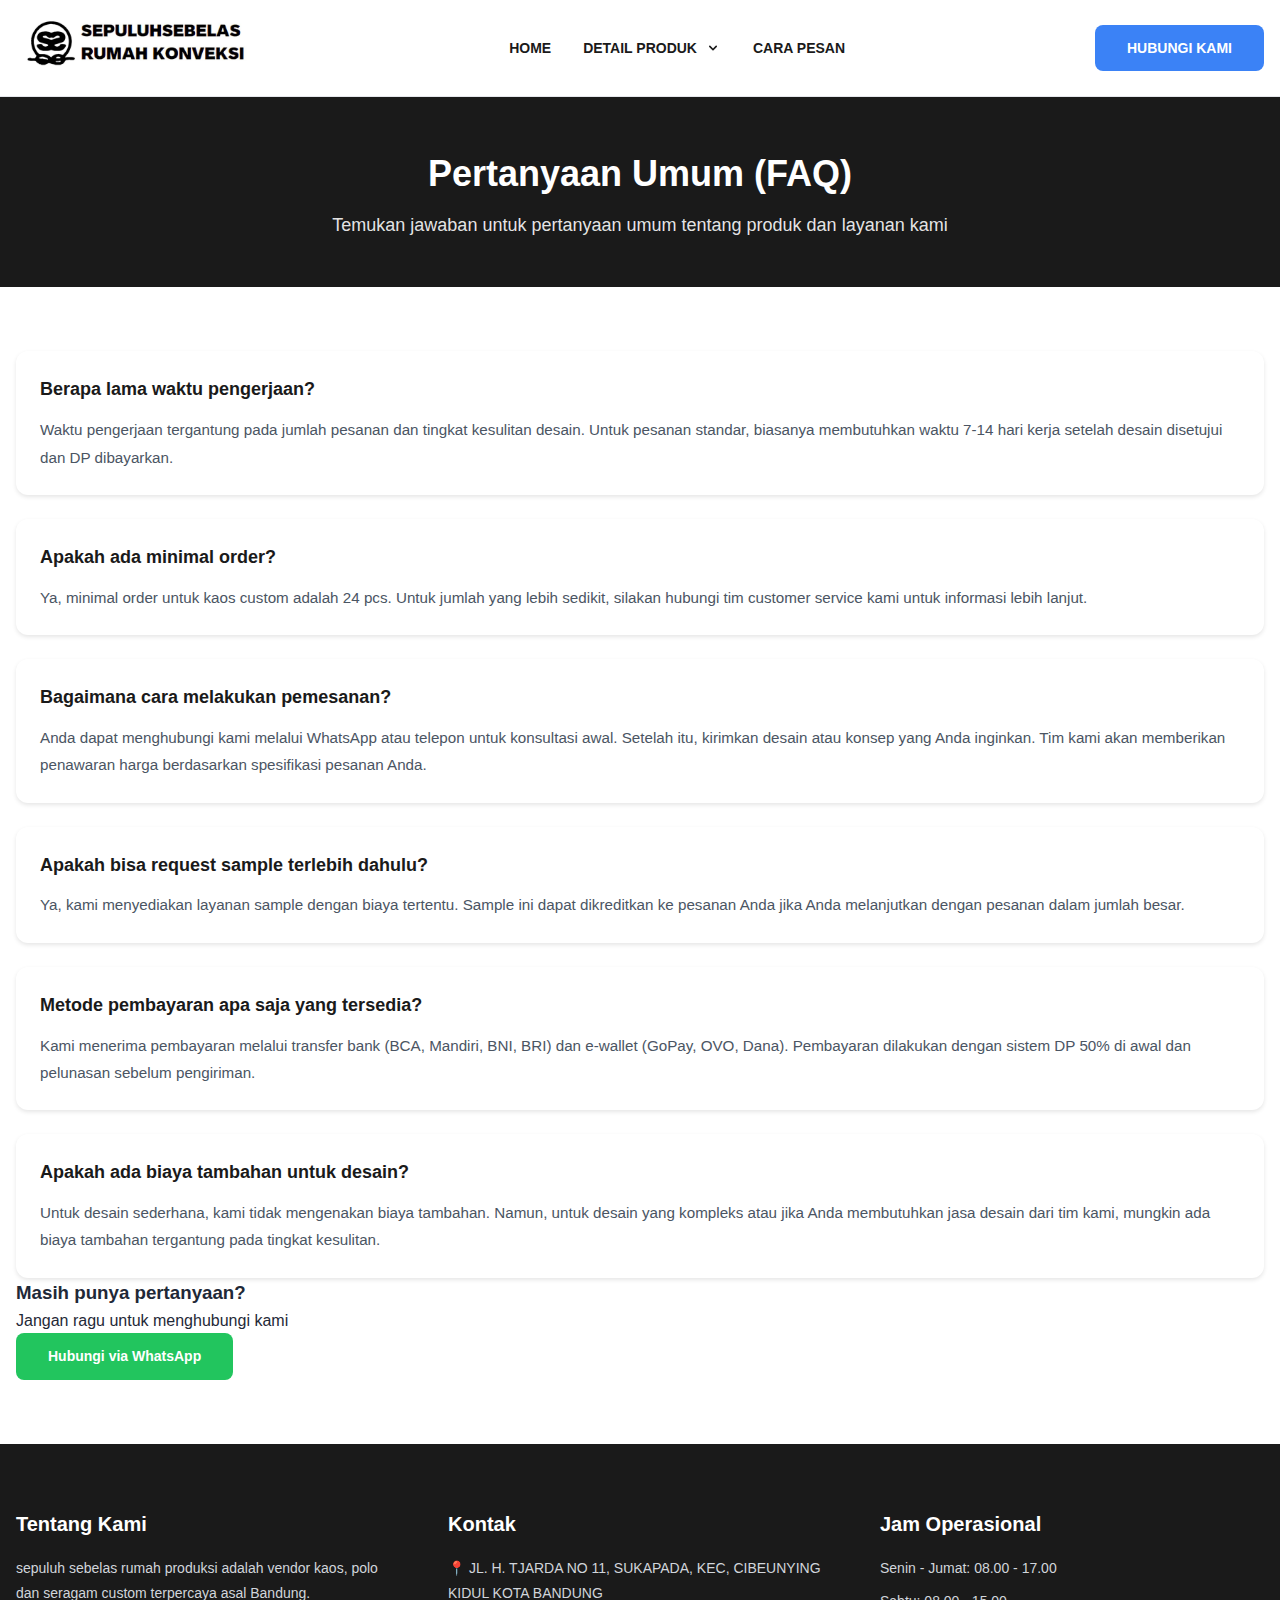
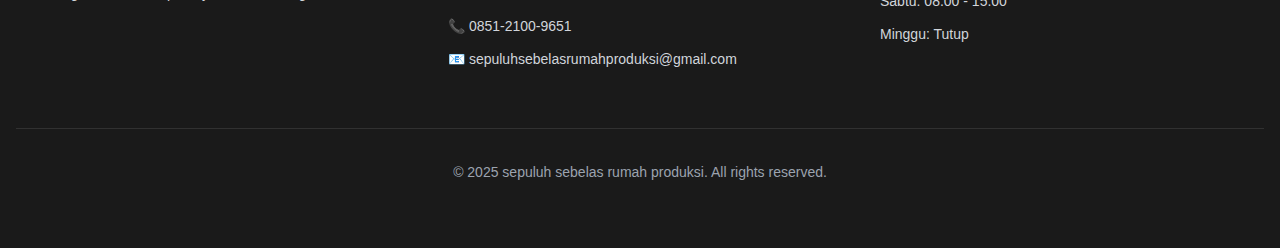
<file: faq.html>
<!DOCTYPE html>
<html lang="id">
<head>
    <meta charset="UTF-8">
    <meta name="viewport" content="width=device-width, initial-scale=1.0">
    <title>FAQ - Sepuluh Sebelas</title>
    <link rel="stylesheet" href="styles.css">
</head>
<body>
    <header class="header sticky">
        <div class="container-max">
            <div class="header-content">
                <div class="logo">
                    <a href="index.html">
                        <img src="public/images/design-mode/logo.jpg" alt="SEPULUHSEBELAS" class="logo-img">
                    </a>
                </div>
                <nav class="nav-desktop">
                    <a href="index.html" class="nav-link">HOME</a>
                    <div class="dropdown">
                        <button class="nav-link dropdown-btn">DETAIL PRODUK
                            <svg class="dropdown-icon" xmlns="http://www.w3.org/2000/svg" viewBox="0 0 20 20" fill="currentColor">
                                <path fill-rule="evenodd" d="M5.293 7.293a1 1 0 011.414 0L10 10.586l3.293-3.293a1 1 0 111.414 1.414l-4 4a1 1 0 01-1.414 0l-4-4a1 1 0 010-1.414z" clip-rule="evenodd" />
                            </svg>
                        </button>
                        <div class="dropdown-menu">
                            <a href="detail-bahan.html" class="dropdown-item">Bahan Kaos</a>
                            <a href="detail-ukuran.html" class="dropdown-item">Ukuran & Fit</a>
                            <a href="detail-sablon.html" class="dropdown-item">Teknik Sablon</a>
                        </div>
                    </div>
                    <a href="cara-pesan.html" class="nav-link">CARA PESAN</a>
                </nav>
                <div class="header-actions">
                    <a href="contact.html" class="btn btn-primary hidden-mobile">HUBUNGI KAMI</a>
                    <button class="mobile-menu-btn" id="mobileMenuBtn">
                        <svg xmlns="http://www.w3.org/2000/svg" fill="none" viewBox="0 0 24 24" stroke="currentColor">
                            <path stroke-linecap="round" stroke-linejoin="round" stroke-width="2" d="M4 6h16M4 12h16M4 18h16" />
                        </svg>
                    </button>
                </div>
            </div>
            <nav class="nav-mobile" id="mobileMenu">
                <a href="index.html" class="mobile-nav-link">HOME</a>
                <div class="mobile-dropdown">
                    <div class="mobile-dropdown-title">DETAIL PRODUK</div>
                    <div class="mobile-dropdown-items">
                        <a href="detail-bahan.html" class="mobile-nav-link">Bahan Kaos</a>
                        <a href="detail-ukuran.html" class="mobile-nav-link">Ukuran & Fit</a>
                        <a href="detail-sablon.html" class="mobile-nav-link">Teknik Sablon</a>
                    </div>
                </div>
                <a href="cara-pesan.html" class="mobile-nav-link">CARA PESAN</a>
                <a href="contact.html" class="btn btn-primary btn-block">HUBUNGI KAMI</a>
            </nav>
        </div>
    </header>

    <main>
        <section class="page-header">
            <div class="container-max">
                <h1>Pertanyaan Umum (FAQ)</h1>
                <p>Temukan jawaban untuk pertanyaan umum tentang produk dan layanan kami</p>
            </div>
        </section>

        <section class="content-section">
            <div class="container-max">
                <div class="faq-expanded">
                    <div class="faq-expanded-item">
                        <h3>Berapa lama waktu pengerjaan?</h3>
                        <p>Waktu pengerjaan tergantung pada jumlah pesanan dan tingkat kesulitan desain. Untuk pesanan standar, biasanya membutuhkan waktu 7-14 hari kerja setelah desain disetujui dan DP dibayarkan.</p>
                    </div>
                    <div class="faq-expanded-item">
                        <h3>Apakah ada minimal order?</h3>
                        <p>Ya, minimal order untuk kaos custom adalah 24 pcs. Untuk jumlah yang lebih sedikit, silakan hubungi tim customer service kami untuk informasi lebih lanjut.</p>
                    </div>
                    <div class="faq-expanded-item">
                        <h3>Bagaimana cara melakukan pemesanan?</h3>
                        <p>Anda dapat menghubungi kami melalui WhatsApp atau telepon untuk konsultasi awal. Setelah itu, kirimkan desain atau konsep yang Anda inginkan. Tim kami akan memberikan penawaran harga berdasarkan spesifikasi pesanan Anda.</p>
                    </div>
                    <div class="faq-expanded-item">
                        <h3>Apakah bisa request sample terlebih dahulu?</h3>
                        <p>Ya, kami menyediakan layanan sample dengan biaya tertentu. Sample ini dapat dikreditkan ke pesanan Anda jika Anda melanjutkan dengan pesanan dalam jumlah besar.</p>
                    </div>
                    <div class="faq-expanded-item">
                        <h3>Metode pembayaran apa saja yang tersedia?</h3>
                        <p>Kami menerima pembayaran melalui transfer bank (BCA, Mandiri, BNI, BRI) dan e-wallet (GoPay, OVO, Dana). Pembayaran dilakukan dengan sistem DP 50% di awal dan pelunasan sebelum pengiriman.</p>
                    </div>
                    <div class="faq-expanded-item">
                        <h3>Apakah ada biaya tambahan untuk desain?</h3>
                        <p>Untuk desain sederhana, kami tidak mengenakan biaya tambahan. Namun, untuk desain yang kompleks atau jika Anda membutuhkan jasa desain dari tim kami, mungkin ada biaya tambahan tergantung pada tingkat kesulitan.</p>
                    </div>
                </div>

                <div class="text-center mt-20">
                    <h3>Masih punya pertanyaan?</h3>
                    <p>Jangan ragu untuk menghubungi kami</p>
                    <a href="https://wa.me/6282114984008" target="_blank" class="btn btn-whatsapp">Hubungi via WhatsApp</a>
                </div>
            </div>
        </section>
    </main>

    <footer class="footer">
        <div class="container-max">
            <div class="footer-grid">
                <div class="footer-col">
                    <h3>Tentang Kami</h3>
                    <p>sepuluh sebelas rumah produksi adalah vendor kaos, polo dan seragam custom terpercaya asal Bandung.</p>
                </div>
                <div class="footer-col">
                    <h3>Kontak</h3>
                    <p>📍 JL. H. TJARDA NO 11, SUKAPADA, KEC, CIBEUNYING KIDUL KOTA BANDUNG</p>
                    <p>📞 0851-2100-9651</p>
                    <p>📧 sepuluhsebelasrumahproduksi@gmail.com</p>
                </div>
                <div class="footer-col">
                    <h3>Jam Operasional</h3>
                    <p>Senin - Jumat: 08.00 - 17.00</p>
                    <p>Sabtu: 08.00 - 15.00</p>
                    <p>Minggu: Tutup</p>
                </div>
            </div>
            <div class="footer-bottom">
                <p>&copy; 2025 sepuluh sebelas rumah produksi. All rights reserved.</p>
            </div>
        </div>
    </footer>

    <script src="script.js"></script>
</body>
</html>
</file>
<file: styles.css>
* {
    margin: 0;
    padding: 0;
    box-sizing: border-box;
}

:root {
    --primary-color: #3b82f6;
    --dark-color: #1a1a1a;
    --light-color: #f9fafb;
    --gray-color: #6b7280;
    --border-color: #e5e7eb;
    --yellow-color: #facc15;
    --green-color: #4ade80;
    --white-color: #ffffff;
}

html {
    scroll-behavior: smooth;
}

body {
    font-family: -apple-system, BlinkMacSystemFont, 'Segoe UI', Roboto, Oxygen, Ubuntu, Cantarell, sans-serif;
    color: #1f2937;
    line-height: 1.6;
    overflow-x: hidden;
}

.container-max {
    max-width: 1280px;
    margin: 0 auto;
    padding: 0 1rem;
}

.header {
    background-color: var(--white-color);
    border-bottom: 1px solid var(--border-color);
    position: sticky;
    top: 0;
    z-index: 50;
}

.header-content {
    display: flex;
    align-items: center;
    justify-content: space-between;
    height: 6rem;
    gap: 2rem;
}

.logo-img {
    height: 4rem;
    width: auto;
}

.nav-desktop {
    display: none;
    align-items: center;
    gap: 2rem;
    flex: 1;
    justify-content: center;
}

@media (min-width: 768px) {
    .nav-desktop {
        display: flex;
    }
}

.nav-link {
    font-size: 0.875rem;
    font-weight: 600;
    color: var(--dark-color);
    text-decoration: none;
    border: none;
    background: none;
    cursor: pointer;
    display: flex;
    align-items: center;
    gap: 0.5rem;
    transition: color 0.3s;
}

.nav-link:hover {
    color: var(--primary-color);
}

.dropdown {
    position: relative;
}

.dropdown-icon {
    width: 1rem;
    height: 1rem;
    transition: transform 0.3s;
}

.dropdown-icon.open {
    transform: rotate(180deg);
}
.center-logo {
    display: flex;
    justify-content: center;
    align-items: center;
    grid-column: 1 / -1; /* bikin dia full row */
}
.dropdown-menu {
    position: absolute;
    top: 100%;
    left: 0;
    margin-top: 0.25rem;
    width: 12rem;
    background-color: var(--white-color);
    border: 1px solid var(--border-color);
    border-radius: 0.5rem;
    box-shadow: 0 10px 15px rgba(0, 0, 0, 0.1);
    display: none;
    z-index: 50;
}

.dropdown.active .dropdown-menu {
    display: block;
}

.dropdown-item {
    display: block;
    padding: 0.5rem 1rem;
    font-size: 0.875rem;
    color: #4b5563;
    text-decoration: none;
    transition: all 0.3s;
    background: none;
    border: none;
    cursor: pointer;
    width: 100%;
    text-align: left;
}

.dropdown-item:hover {
    background-color: #f3f4f6;
    color: var(--primary-color);
}

.header-actions {
    display: flex;
    align-items: center;
    gap: 1rem;
}

.hidden-mobile {
    display: none;
}

@media (min-width: 640px) {
    .hidden-mobile {
        display: inline-block;
    }
}

.mobile-menu-btn {
    display: flex;
    align-items: center;
    justify-content: center;
    width: 2.5rem;
    height: 2.5rem;
    border: none;
    background: none;
    cursor: pointer;
    color: var(--dark-color);
}

.mobile-menu-btn svg {
    width: 1.5rem;
    height: 1.5rem;
}

@media (min-width: 768px) {
    .mobile-menu-btn {
        display: none;
    }
}

.nav-mobile {
    display: none;
    border-top: 1px solid var(--border-color);
    padding: 1rem 0;
    gap: 0.5rem;
    flex-direction: column;
}

.nav-mobile.active {
    display: flex;
}

.mobile-nav-link {
    display: block;
    padding: 0.5rem 1rem;
    font-size: 0.875rem;
    font-weight: 600;
    color: var(--dark-color);
    text-decoration: none;
    transition: all 0.3s;
    background: none;
    border: none;
    cursor: pointer;
    text-align: left;
}

.mobile-nav-link:hover {
    background-color: #f3f4f6;
    color: var(--primary-color);
}

.mobile-dropdown-title {
    font-size: 0.875rem;
    font-weight: 600;
    color: var(--dark-color);
    padding: 0.5rem 1rem;
    background: none;
}

.mobile-dropdown-items {
    display: flex;
    flex-direction: column;
    padding-left: 1rem;
    border-left: 1px solid var(--border-color);
}

.btn {
    display: inline-flex;
    align-items: center;
    justify-content: center;
    padding: 0.75rem 2rem;
    border-radius: 0.5rem;
    font-weight: 600;
    text-decoration: none;
    border: none;
    cursor: pointer;
    transition: all 0.3s;
    font-size: 0.875rem;
}

.btn-primary {
    background-color: var(--primary-color);
    color: var(--white-color);
}

.btn-primary:hover {
    background-color: #2563eb;
    box-shadow: 0 10px 15px rgba(59, 130, 246, 0.3);
}

.btn-dark {
    background-color: var(--dark-color);
    color: var(--white-color);
    border-radius: 9999px;
}

.btn-dark:hover {
    background-color: #374151;
    box-shadow: 0 10px 15px rgba(0, 0, 0, 0.3);
}

.btn-light {
    background-color: var(--white-color);
    color: var(--dark-color);
}

.btn-light:hover {
    background-color: #f3f4f6;
}

.btn-whatsapp {
    background-color: #22c55e;
    color: var(--white-color);
}

.btn-whatsapp:hover {
    background-color: #16a34a;
    box-shadow: 0 10px 15px rgba(34, 197, 94, 0.3);
}

.btn-block {
    width: 100%;
    text-align: center;
    margin-top: 1rem;
}

.hero {
    background-color: var(--white-color);
    padding: 4rem 0;
}

@media (min-width: 768px) {
    .hero {
        padding: 6rem 0;
    }
}

.hero-grid {
    display: grid;
    grid-template-columns: 1fr;
    gap: 2rem;
    align-items: center;
}

@media (min-width: 768px) {
    .hero-grid {
        grid-template-columns: 1fr 1fr;
        gap: 3rem;
    }
}

.hero-content {
    position: relative;
    min-height: 20rem;
}

.slide {
    animation: slideIn 0.7s ease-in-out;
}

@keyframes slideIn {
    from {
        opacity: 0;
        transform: translateY(20px);
    }
    to {
        opacity: 1;
        transform: translateY(0);
    }
}

.hero-title {
    font-size: 2.25rem;
    font-weight: 700;
    color: var(--dark-color);
    line-height: 1.3;
    margin-bottom: 1.5rem;
}

@media (min-width: 768px) {
    .hero-title {
        font-size: 3rem;
    }
}

.hero-description {
    font-size: 1.125rem;
    color: #4b5563;
    margin-bottom: 2rem;
    max-width: 30rem;
}

.hero-slider {
    position: relative;
    width: 100%;
    aspect-ratio: 16 / 10;
}

.slider-image {
    position: absolute;
    inset: 0;
    opacity: 0;
    transition: opacity 0.5s ease-in-out;
}

.slider-image.active {
    opacity: 1;
    z-index: 10;
}

.slide-img {
    width: 100%;
    height: 100%;
    object-fit: cover;
    border-radius: 0.75rem;
    box-shadow: 0 20px 25px rgba(0, 0, 0, 0.15);
}

.slider-btn {
    position: absolute;
    top: 50%;
    transform: translateY(-50%);
    z-index: 30;
    background-color: rgba(0, 0, 0, 0.3);
    color: var(--white-color);
    border: none;
    border-radius: 50%;
    width: 3rem;
    height: 3rem;
    display: flex;
    align-items: center;
    justify-content: center;
    cursor: pointer;
    transition: background-color 0.3s;
}

.slider-btn:hover {
    background-color: rgba(0, 0, 0, 0.5);
}

.slider-prev {
    left: 1rem;
}

.slider-next {
    right: 1rem;
}

.slider-btn svg {
    width: 1.5rem;
    height: 1.5rem;
}

.slider-dots {
    display: flex;
    justify-content: center;
    gap: 0.5rem;
    margin-top: 1.5rem;
}

.dot {
    width: 0.5rem;
    height: 0.5rem;
    border-radius: 50%;
    border: none;
    background-color: rgba(0, 0, 0, 0.2);
    cursor: pointer;
    transition: all 0.3s;
}

.dot.active {
    width: 2rem;
    background-color: var(--dark-color);
}

.clients-section {
    background-color: var(--white-color);
    padding: 4rem 0;
}

.section-title {
    font-size: 1.875rem;
    font-weight: 700;
    color: var(--dark-color);
    text-align: center;
    margin-bottom: 0.5rem;
}

.section-title-lg {
    font-size: 1.875rem;
    font-weight: 700;
    color: var(--dark-color);
    text-align: center;
}

@media (min-width: 768px) {
    .section-title-lg {
        font-size: 2.25rem;
    }
}

.section-subtitle {
    font-size: 1.125rem;
    color: #6b7280;
    text-align: center;
    max-width: 48rem;
    margin: 1rem auto;
}

.underline {
    width: 6rem;
    height: 0.25rem;
    background-color: #e5e7eb;
    margin: 1.5rem auto;
}

.underline-lg {
    width: 6rem;
    height: 0.25rem;
    background-color: var(--yellow-color);
    margin: 1.5rem auto;
}

.clients-grid {
    display: grid;
    grid-template-columns: repeat(2, 1fr);
    gap: 2rem;
}

@media (min-width: 768px) {
    .clients-grid {
        grid-template-columns: repeat(4, 1fr);
    }
}

.client-item {
    display: flex;
    align-items: center;
    justify-content: center;
}

.client-logo {
    max-width: 100%;
    height: auto;
    opacity: 0.7;
    transition: all 0.3s;
    filter: grayscale(100%);
}

.client-item:hover .client-logo {
    opacity: 1;
    filter: grayscale(0%);
}

.experience-section {
    background-color: var(--white-color);
    padding: 5rem 0;
}

.experience-header {
    text-align: center;
    margin-bottom: 4rem;
}

.experience-header .section-title-lg:last-of-type {
    margin-bottom: 1rem;
}

.highlight {
    color: var(--dark-color) !important;
}

.experience-grid {
    display: grid;
    grid-template-columns: 1fr;
    gap: 3rem;
    align-items: center;
    margin-bottom: 4rem;
}

@media (min-width: 768px) {
    .experience-grid {
        grid-template-columns: 1fr 1fr;
    }
    
    .experience-grid.reversed {
        grid-template-columns: 1fr 1fr;
    }
}

.experience-image {
    position: relative;
    height: 20rem;
    border-radius: 0.75rem;
    overflow: hidden;
    box-shadow: 0 10px 25px rgba(0, 0, 0, 0.1);
}

@media (min-width: 768px) {
    .experience-image {
        height: 24rem;
    }
}

.exp-img {
    width: 100%;
    height: 100%;
    object-fit: cover;
}

.feature-box {
    display: flex;
    align-items: flex-start;
    gap: 1rem;
    margin-bottom: 1.5rem;
}

.feature-icon {
    display: flex;
    align-items: center;
    justify-content: center;
    width: 3rem;
    height: 3rem;
    border-radius: 0.5rem;
    font-size: 1.5rem;
    flex-shrink: 0;
}

.feature-icon.yellow {
    background-color: var(--yellow-color);
}

.feature-icon.green {
    background-color: var(--green-color);
}

.feature-title {
    font-size: 1.5rem;
    font-weight: 700;
    color: var(--dark-color);
}

.feature-description {
    font-size: 1rem;
    color: #4b5563;
    margin-bottom: 2rem;
    line-height: 1.6;
}

.feature-list {
    display: flex;
    flex-direction: column;
    gap: 0.75rem;
    list-style: none;
}

.feature-list li {
    display: flex;
    align-items: center;
    gap: 0.75rem;
    font-size: 0.875rem;
    color: #4b5563;
}

.checkmark {
    color: #2563eb;
    font-weight: 700;
}

.stats-grid {
    display: grid;
    grid-template-columns: 1fr 1fr;
    gap: 1rem;
    margin-top: 1.5rem;
}

.stat-box {
    background-color: #f3f4f6;
    padding: 1.25rem;
    border-radius: 0.5rem;
    border: 1px solid var(--border-color);
}

.stat-number {
    font-size: 1.875rem;
    font-weight: 700;
    color: var(--dark-color);
    margin-bottom: 0.25rem;
}

.stat-label {
    font-size: 0.875rem;
    font-weight: 500;
    color: #6b7280;
}

.why-us-section {
    background-color: var(--white-color);
    padding: 5rem 0;
}

.why-us-grid {
    display: grid;
    grid-template-columns: 1fr;
    gap: 2rem;
}

@media (min-width: 768px) {
    .why-us-grid {
        grid-template-columns: repeat(3, 1fr);
    }
}

.why-us-card {
    background-color: #f3f4f6;
    border-radius: 0.75rem;
    padding: 2rem;
    box-shadow: 0 4px 6px rgba(0, 0, 0, 0.1);
    border-top: 4px solid #9ca3af;
    transition: all 0.3s;
}

.why-us-card:hover {
    box-shadow: 0 20px 25px rgba(0, 0, 0, 0.1);
}

.card-icon {
    font-size: 2rem;
    margin-bottom: 1rem;
}

.why-us-card h3 {
    font-size: 1.25rem;
    font-weight: 700;
    color: var(--dark-color);
    margin-bottom: 0.75rem;
}

.why-us-card p {
    font-size: 0.875rem;
    color: #4b5563;
    line-height: 1.6;
}

.stats-section {
    background-color: #f3f4f6;
    padding: 5rem 0;
}

.stats-container {
    display: grid;
    grid-template-columns: 1fr;
    gap: 2rem;
    max-width: 60rem;
    margin: 0 auto;
}

@media (min-width: 768px) {
    .stats-container {
        grid-template-columns: repeat(3, 1fr);
    }
}

.stat-card {
    background-color: var(--white-color);
    border-radius: 0.75rem;
    padding: 2rem;
    text-align: center;
    box-shadow: 0 4px 6px rgba(0, 0, 0, 0.1);
    border-bottom: 4px solid #9ca3af;
    transition: all 0.3s;
}

.stat-card:hover {
    transform: translateY(-0.5rem);
    box-shadow: 0 20px 25px rgba(0, 0, 0, 0.1);
}

.big-number {
    font-size: 3rem;
    font-weight: 700;
    color: #4b5563;
    margin-bottom: 0.5rem;
}

.stat-title {
    font-size: 1.25rem;
    font-weight: 700;
    color: var(--dark-color);
    margin-bottom: 0.5rem;
}

.stat-desc {
    font-size: 0.875rem;
    color: #6b7280;
}

.faq-section {
    background-color: #f3f4f6;
    padding: 5rem 0;
}

.faq-container {
    max-width: 48rem;
    margin: 0 auto;
    display: flex;
    flex-direction: column;
    gap: 1.5rem;
}

.faq-item {
    background-color: var(--white-color);
    border-radius: 0.75rem;
    padding: 1.5rem;
    box-shadow: 0 4px 6px rgba(0, 0, 0, 0.1);
}

.faq-item h3 {
    font-size: 1.125rem;
    font-weight: 700;
    color: var(--dark-color);
    margin-bottom: 0.75rem;
}

.faq-item p {
    font-size: 0.875rem;
    color: #4b5563;
    line-height: 1.6;
}

.cta-section {
    background: linear-gradient(135deg, #1f2937 0%, #374151 100%);
    color: var(--white-color);
    padding: 5rem 0;
    text-align: center;
}

.cta-section h2 {
    font-size: 1.875rem;
    font-weight: 700;
    margin-bottom: 1.5rem;
}

@media (min-width: 768px) {
    .cta-section h2 {
        font-size: 2.25rem;
    }
}

.cta-section p {
    font-size: 1.25rem;
    margin-bottom: 2rem;
    max-width: 48rem;
    margin-left: auto;
    margin-right: auto;
}

.cta-buttons {
    display: flex;
    flex-direction: column;
    gap: 1rem;
    justify-content: center;
}

@media (min-width: 640px) {
    .cta-buttons {
        flex-direction: row;
    }
}

.footer {
    background-color: var(--dark-color);
    color: var(--white-color);
    padding: 4rem 0;
}

.footer-grid {
    display: grid;
    grid-template-columns: 1fr;
    gap: 3rem;
    margin-bottom: 3rem;
}

@media (min-width: 768px) {
    .footer-grid {
        grid-template-columns: repeat(3, 1fr);
    }
}

.footer-col h3 {
    font-size: 1.25rem;
    font-weight: 700;
    margin-bottom: 1rem;
}

.footer-col p {
    font-size: 0.875rem;
    color: #d1d5db;
    line-height: 1.8;
    margin-bottom: 0.5rem;
}

.social-links {
    display: flex;
    gap: 1rem;
    margin-top: 1rem;
}

.social-icon {
    display: inline-flex;
    align-items: center;
    justify-content: center;
    width: 2.5rem;
    height: 2.5rem;
    background-color: rgba(255, 255, 255, 0.1);
    border-radius: 50%;
    text-decoration: none;
    color: var(--white-color);
    transition: all 0.3s;
    font-size: 1rem;
}

.social-icon:hover {
    background-color: var(--primary-color);
}

.footer-bottom {
    border-top: 1px solid rgba(255, 255, 255, 0.1);
    padding-top: 2rem;
    text-align: center;
    font-size: 0.875rem;
    color: #9ca3af;
}

@media (max-width: 768px) {
    .experience-grid.reversed {
        grid-template-columns: 1fr;
    }
    
    .experience-grid.reversed > .experience-image {
        order: -1;
    }
}

/* Adding additional styles for page content sections and components */

.page-header {
    background-color: var(--dark-color);
    color: var(--white-color);
    padding: 3rem 0;
    text-align: center;
}

.page-header.blue-bg {
    background: linear-gradient(135deg, #0047b9 0%, #0099ff 100%);
}

.page-header h1 {
    font-size: 2.25rem;
    font-weight: 700;
    margin-bottom: 0.5rem;
}

.page-header p {
    font-size: 1.125rem;
    color: rgba(255, 255, 255, 0.9);
}

.content-section {
    background-color: var(--white-color);
    padding: 4rem 0;
}

.content-box {
    background-color: #f3f4f6;
    padding: 2rem;
    border-radius: 0.75rem;
    margin-bottom: 2rem;
}

.content-box h2 {
    font-size: 1.875rem;
    font-weight: 700;
    color: var(--dark-color);
    margin-bottom: 1.5rem;
}

.ordered-list {
    list-style: decimal;
    margin-left: 2rem;
    display: flex;
    flex-direction: column;
    gap: 1.5rem;
}

.ordered-list li {
    font-size: 1rem;
    color: #4b5563;
    line-height: 1.8;
}

.ordered-list li strong {
    color: var(--dark-color);
    display: block;
    margin-bottom: 0.25rem;
}

.ordered-list li p {
    margin: 0;
    margin-top: 0.25rem;
}

.info-box {
    background-color: var(--white-color);
    padding: 1.5rem;
    border-radius: 0.5rem;
    margin-bottom: 1.5rem;
}

.info-box p {
    font-size: 0.95rem;
    color: #4b5563;
    margin-bottom: 0.5rem;
    line-height: 1.8;
}

.info-box ul {
    list-style: none;
    padding-left: 1.5rem;
    margin-top: 0.5rem;
}

.info-box li {
    font-size: 0.95rem;
    color: #4b5563;
    margin-bottom: 0.25rem;
}

.detail-item {
    margin-bottom: 3rem;
}

.detail-item h2 {
    font-size: 1.5rem;
    font-weight: 700;
    color: var(--dark-color);
    margin-bottom: 1rem;
}

.detail-item p {
    font-size: 0.95rem;
    color: #4b5563;
    line-height: 1.8;
    margin-bottom: 1rem;
}

.feature-list {
    list-style: none;
    display: flex;
    flex-direction: column;
    gap: 0.75rem;
}

.feature-list li {
    display: flex;
    align-items: flex-start;
    gap: 0.75rem;
    font-size: 0.95rem;
    color: #4b5563;
}

.feature-list li:before {
    content: '✓';
    color: #2563eb;
    font-weight: 700;
    flex-shrink: 0;
}

.faq-expanded {
    display: flex;
    flex-direction: column;
    gap: 1.5rem;
}

.faq-expanded-item {
    background-color: var(--white-color);
    padding: 1.5rem;
    border-radius: 0.75rem;
    box-shadow: 0 2px 4px rgba(0, 0, 0, 0.1);
}

.faq-expanded-item h3 {
    font-size: 1.125rem;
    font-weight: 700;
    color: var(--dark-color);
    margin-bottom: 0.75rem;
}

.faq-expanded-item p {
    font-size: 0.95rem;
    color: #4b5563;
    line-height: 1.8;
}

.contact-grid {
    display: grid;
    grid-template-columns: 1fr;
    gap: 2rem;
}

@media (min-width: 768px) {
    .contact-grid {
        grid-template-columns: 1fr 1fr;
    }
}

.contact-info {
    background-color: #f3f4f6;
    padding: 2rem;
    border-radius: 0.75rem;
}

.contact-info h2 {
    font-size: 1.5rem;
    font-weight: 700;
    color: var(--dark-color);
    margin-bottom: 1.5rem;
}

.contact-info h3 {
    font-size: 1.25rem;
    font-weight: 700;
    color: var(--dark-color);
    margin-top: 2rem;
    margin-bottom: 1rem;
}

.testimonials-grid {
    display: grid;
    grid-template-columns: 1fr;
    gap: 2rem;
}

@media (min-width: 768px) {
    .testimonials-grid {
        grid-template-columns: repeat(2, 1fr);
    }
}

@media (min-width: 1024px) {
    .testimonials-grid {
        grid-template-columns: repeat(3, 1fr);
    }
}

.testimonial-card {
    background-color: #f3f4f6;
    padding: 1.5rem;
    border-radius: 0.75rem;
    box-shadow: 0 2px 4px rgba(0, 0, 0, 0.1);
    position: relative;
}

.testimonial-card:before {
    content: '"';
    font-size: 3rem;
    color: rgba(0, 0, 0, 0.1);
    position: absolute;
    top: -0.5rem;
    left: -0.5rem;
}

.quote {
    font-size: 0.95rem;
    color: #4b5563;
    line-height: 1.8;
    font-style: italic;
    margin-bottom: 1rem;
}

.
</file>
